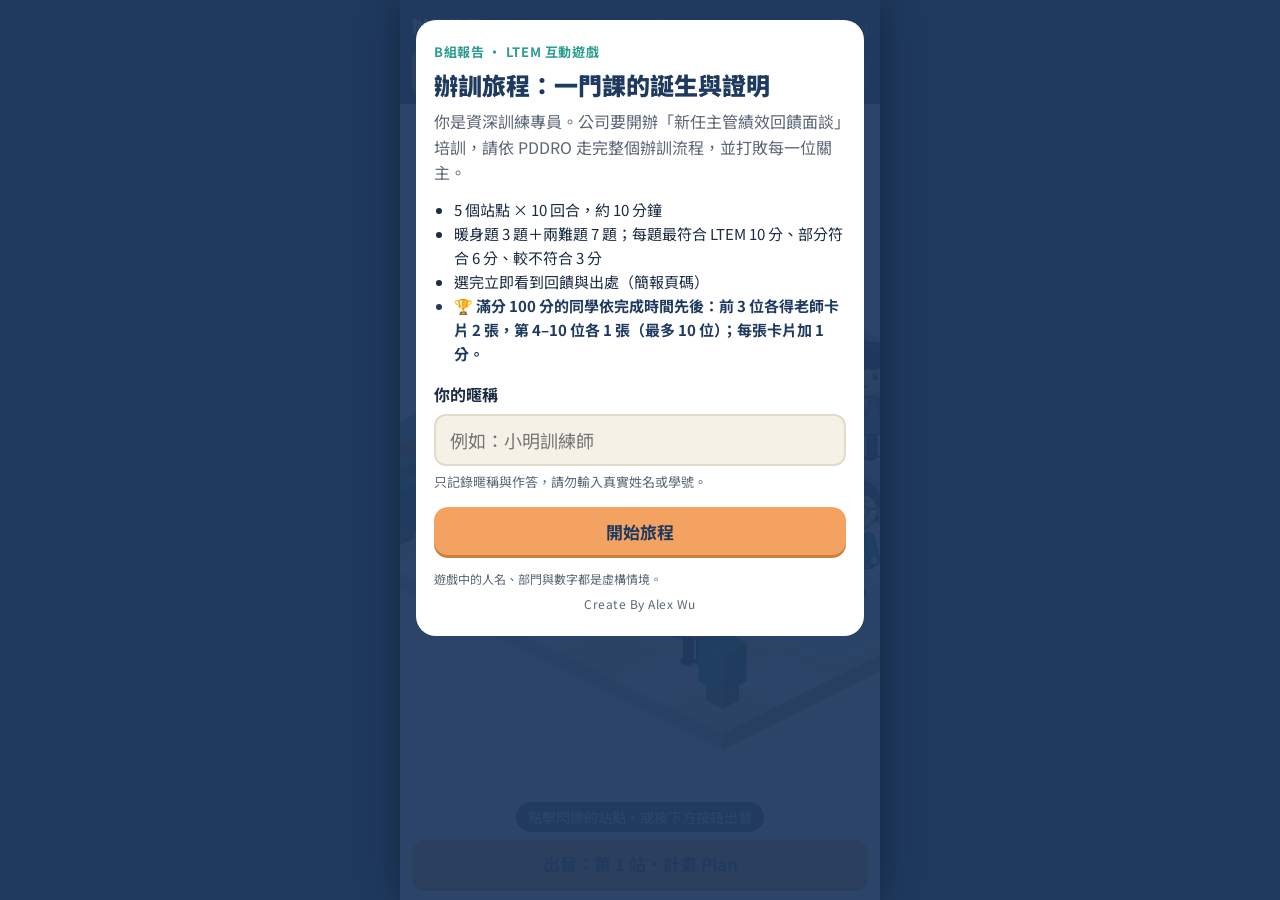
<file: index.html>
<!doctype html>
<html lang="zh-Hant-TW">
<head>
  <meta charset="utf-8">
  <meta name="viewport" content="width=device-width, initial-scale=1, viewport-fit=cover">
  <meta name="theme-color" content="#1F3A5F">
  <title>辦訓旅程</title>
  <link rel="preconnect" href="https://fonts.googleapis.com">
  <link rel="preconnect" href="https://fonts.gstatic.com" crossorigin>
  <link href="https://fonts.googleapis.com/css2?family=Noto+Sans+TC:wght@400;500;700;900&display=swap" rel="stylesheet">
  <link rel="stylesheet" href="style.css">
</head>
<body>
<div id="app">
  <header id="hud">
    <div class="hud-top">
      <div class="brand">辦訓旅程</div>
      <div class="round-info" id="roundInfo">第 0 / 10 回合</div>
      <div class="score">分數 <b id="score">0</b><span>/100</span></div>
    </div>
    <ol id="progress" aria-label="PDDRO 進度"></ol>
  </header>

  <main id="stage">
    <canvas id="map" aria-label="等角辦公室地圖，五個 PDDRO 站點"></canvas>
    <div id="mapCta">
      <p id="hint">點擊閃爍的站點，或按下方按鈕出發</p>
      <button id="goBtn" class="btn primary">前往第 1 站</button>
    </div>
  </main>

  <!-- 對話框 -->
  <section id="dialog" class="sheet" hidden aria-live="polite">
    <div class="sheet-inner" id="sheetInner">
      <div class="tag-row"><div class="station-tag" id="stationTag"></div><span class="qtype" id="qtype"></span></div>
      <div class="speaker" id="speaker">
        <div class="portrait" id="portrait" aria-hidden="true">
          <img id="portraitImg" alt="" hidden>
          <div class="avatar" id="avatar"></div>
        </div>
        <div class="bubble">
          <div class="role" id="role"></div>
          <div class="line" id="line"></div>
        </div>
      </div>
      <div class="options" id="options"></div>
      <div class="feedback" id="feedback" hidden>
        <div class="fb-head" id="fbHead"><img class="fb-face" id="fbFace" alt="" hidden><span id="fbText"></span></div>
        <p class="fb-why"><b>為什麼：</b><span id="fbWhy"></span></p>
        <details class="fb-all">
          <summary>展開三個選項的說明</summary>
          <div id="fbAll"></div>
        </details>
        <button id="nextBtn" class="btn primary block">下一步</button>
      </div>
    </div>
  </section>

  <!-- 開場 -->
  <section id="start" class="overlay">
    <div class="card">
      <div class="kicker">B組報告 · LTEM 互動遊戲</div>
      <h1 id="gameTitle">辦訓旅程：一門課的誕生與證明</h1>
      <p class="lead" id="gameSub"></p>
      <ul class="howto">
        <li>5 個站點 × 10 回合，約 10 分鐘</li>
        <li>暖身題 3 題＋兩難題 7 題；每題最符合 LTEM 10 分、部分符合 6 分、較不符合 3 分</li>
        <li>選完立即看到回饋與出處（簡報頁碼）</li>
        <li class="reward-li">🏆 <span id="rewardRule"></span></li>
      </ul>
      <form id="startForm" autocomplete="off">
        <label for="nick">你的暱稱</label>
        <input id="nick" name="nick" maxlength="12" placeholder="例如：小明訓練師" required enterkeyhint="go">
        <p class="privacy">只記錄暱稱與作答，請勿輸入真實姓名或學號。</p>
        <button type="submit" class="btn primary block" id="startBtn">開始旅程</button>
      </form>
      <div id="resumeBox" hidden>
        <button class="btn primary block" id="resumeBtn">繼續上次進度</button>
        <button class="btn ghost block" id="restartBtn">重新開始</button>
      </div>
      <p class="note" id="gameNote"></p>
      <p class="credit">Create By Alex Wu</p>
    </div>
  </section>

  <!-- 結局 -->
  <section id="end" class="overlay" hidden>
    <div class="card end-card">
      <div class="kicker">旅程完成</div>
      <div class="final-score"><b id="endScore">0</b><span>/ 100</span></div>
      <h1 id="endTitle"></h1>
      <p class="lead" id="endText"></p>
      <div class="reward" id="reward"></div>
      <div class="mini-card">
        <h2>每回合得分</h2>
        <ol class="round-scores" id="roundScores" aria-label="第 1 到第 10 回合得分"></ol>
        <h2>你最常在哪個 PDDRO 構面失分</h2>
        <p id="weakStation"></p>
        <div id="reviewList"></div>
      </div>
      <button class="btn primary block" id="againBtn">再玩一次</button>
      <button class="btn ghost block" id="downloadBtn">下載所有題目＆答案</button>
      <button class="btn ghost block" id="reviewAllBtn" aria-expanded="false" aria-controls="allAnswers">查閱所有題目＆答案</button>
      <div class="all-answers" id="allAnswers" hidden></div>
      <details class="refs">
        <summary>引用來源</summary>
        <div id="refs"></div>
      </details>
    </div>
  </section>

  <div id="toast" role="status"></div>
</div>

<script src="config.js"></script>
<script src="characters.js"></script>
<script src="iso.js"></script>
<script src="game.js"></script>
</body>
</html>
</file>
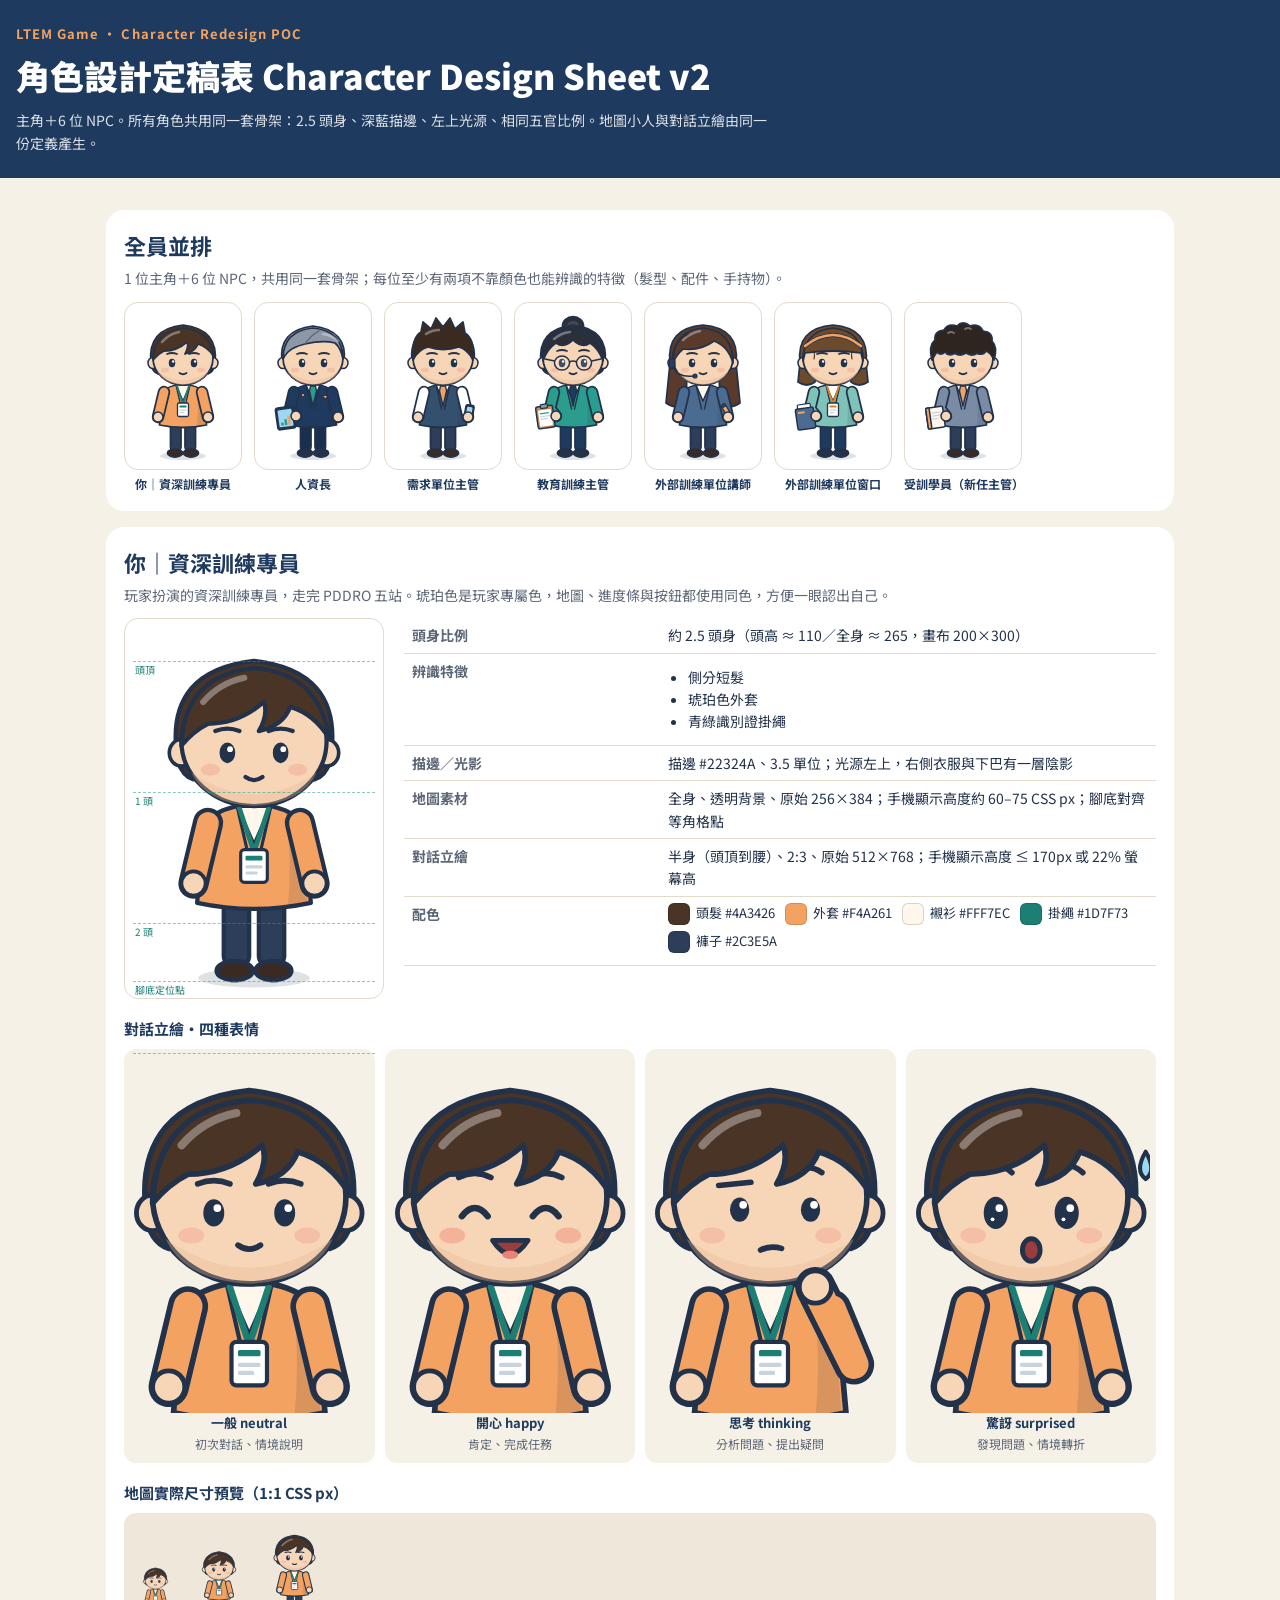
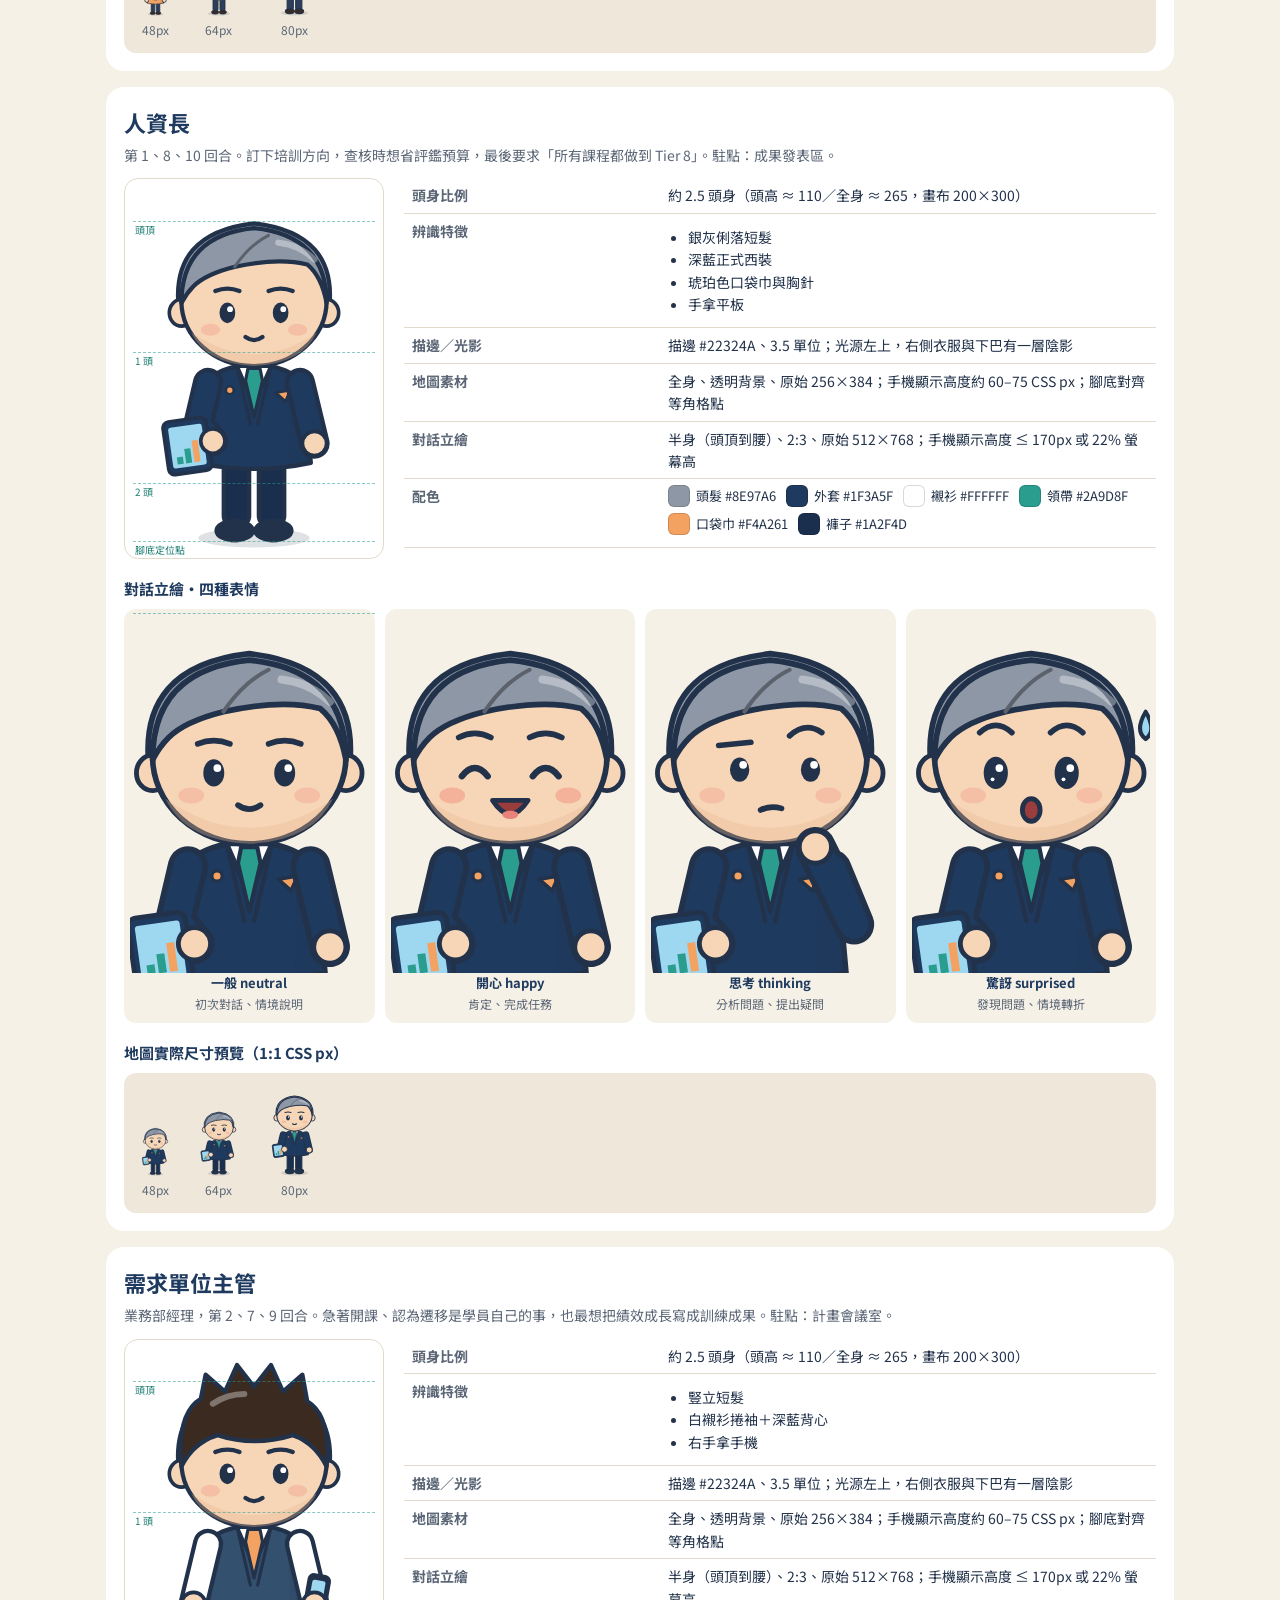
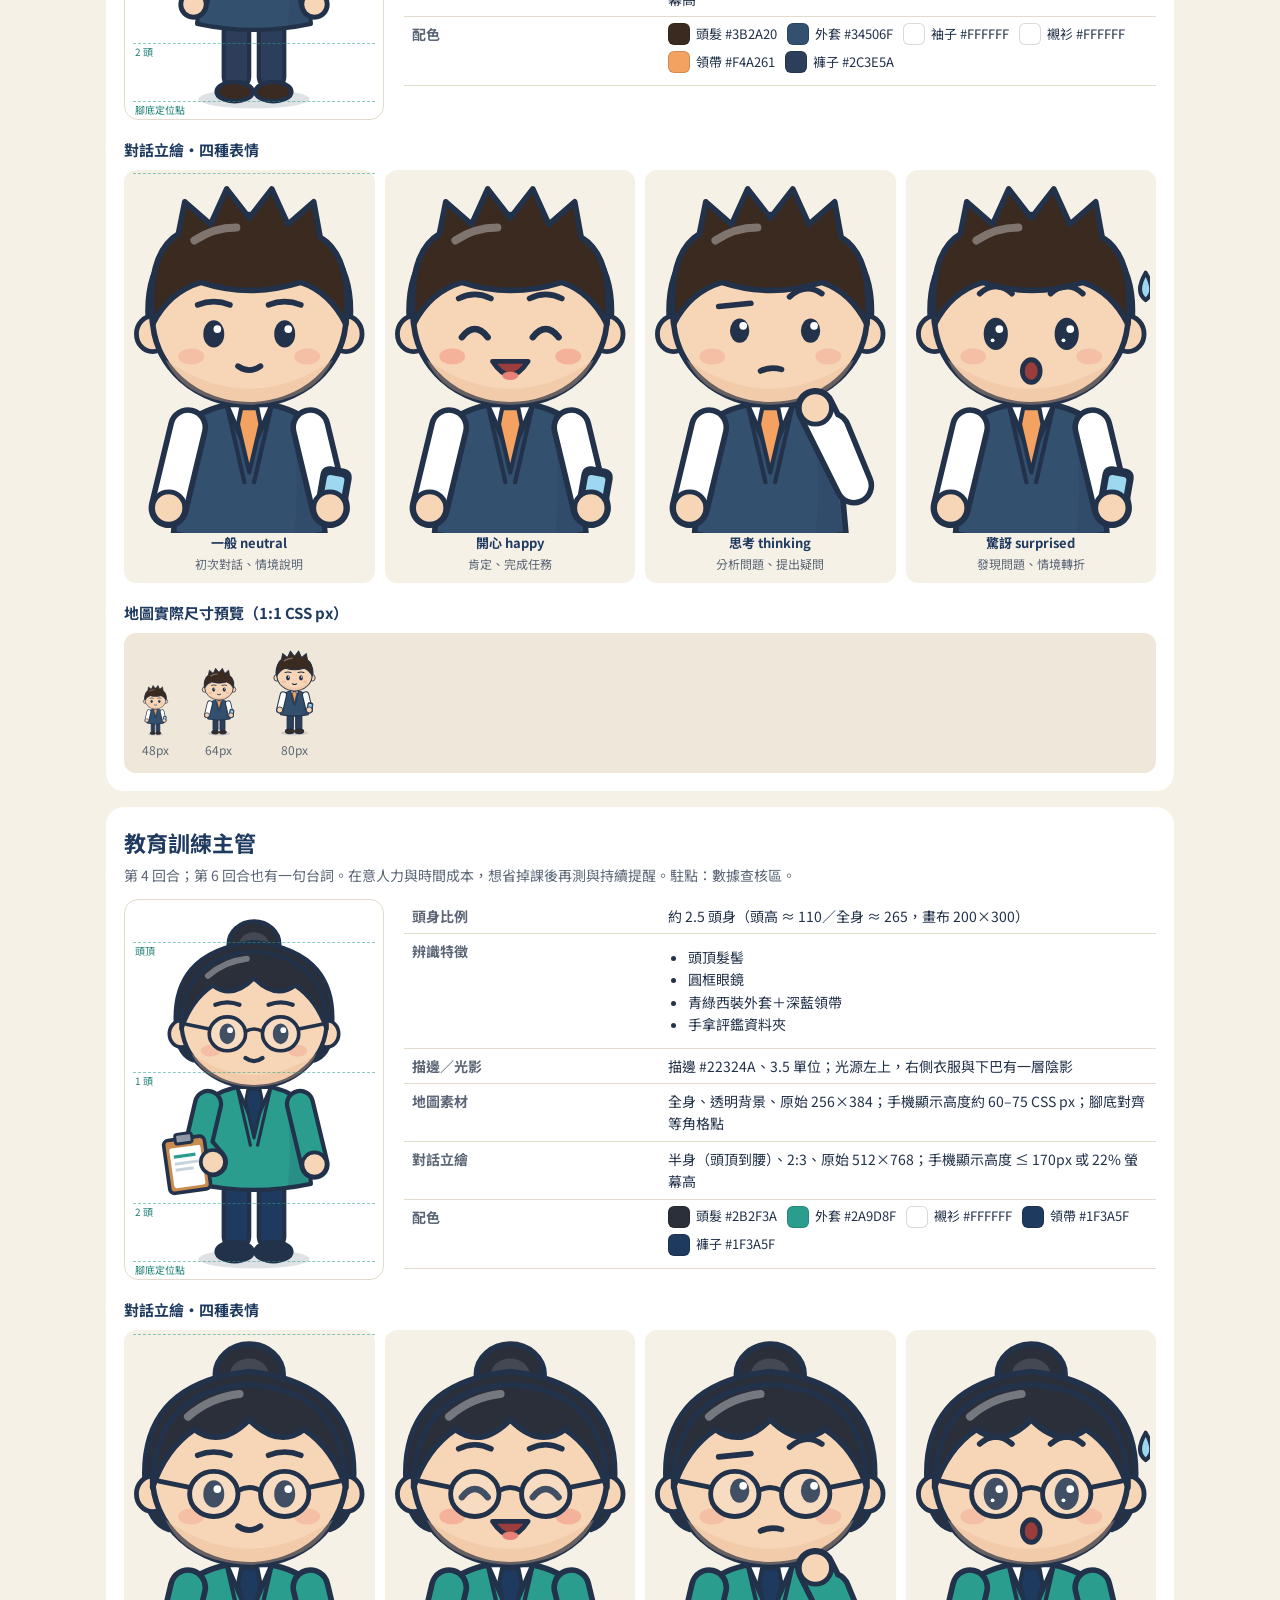
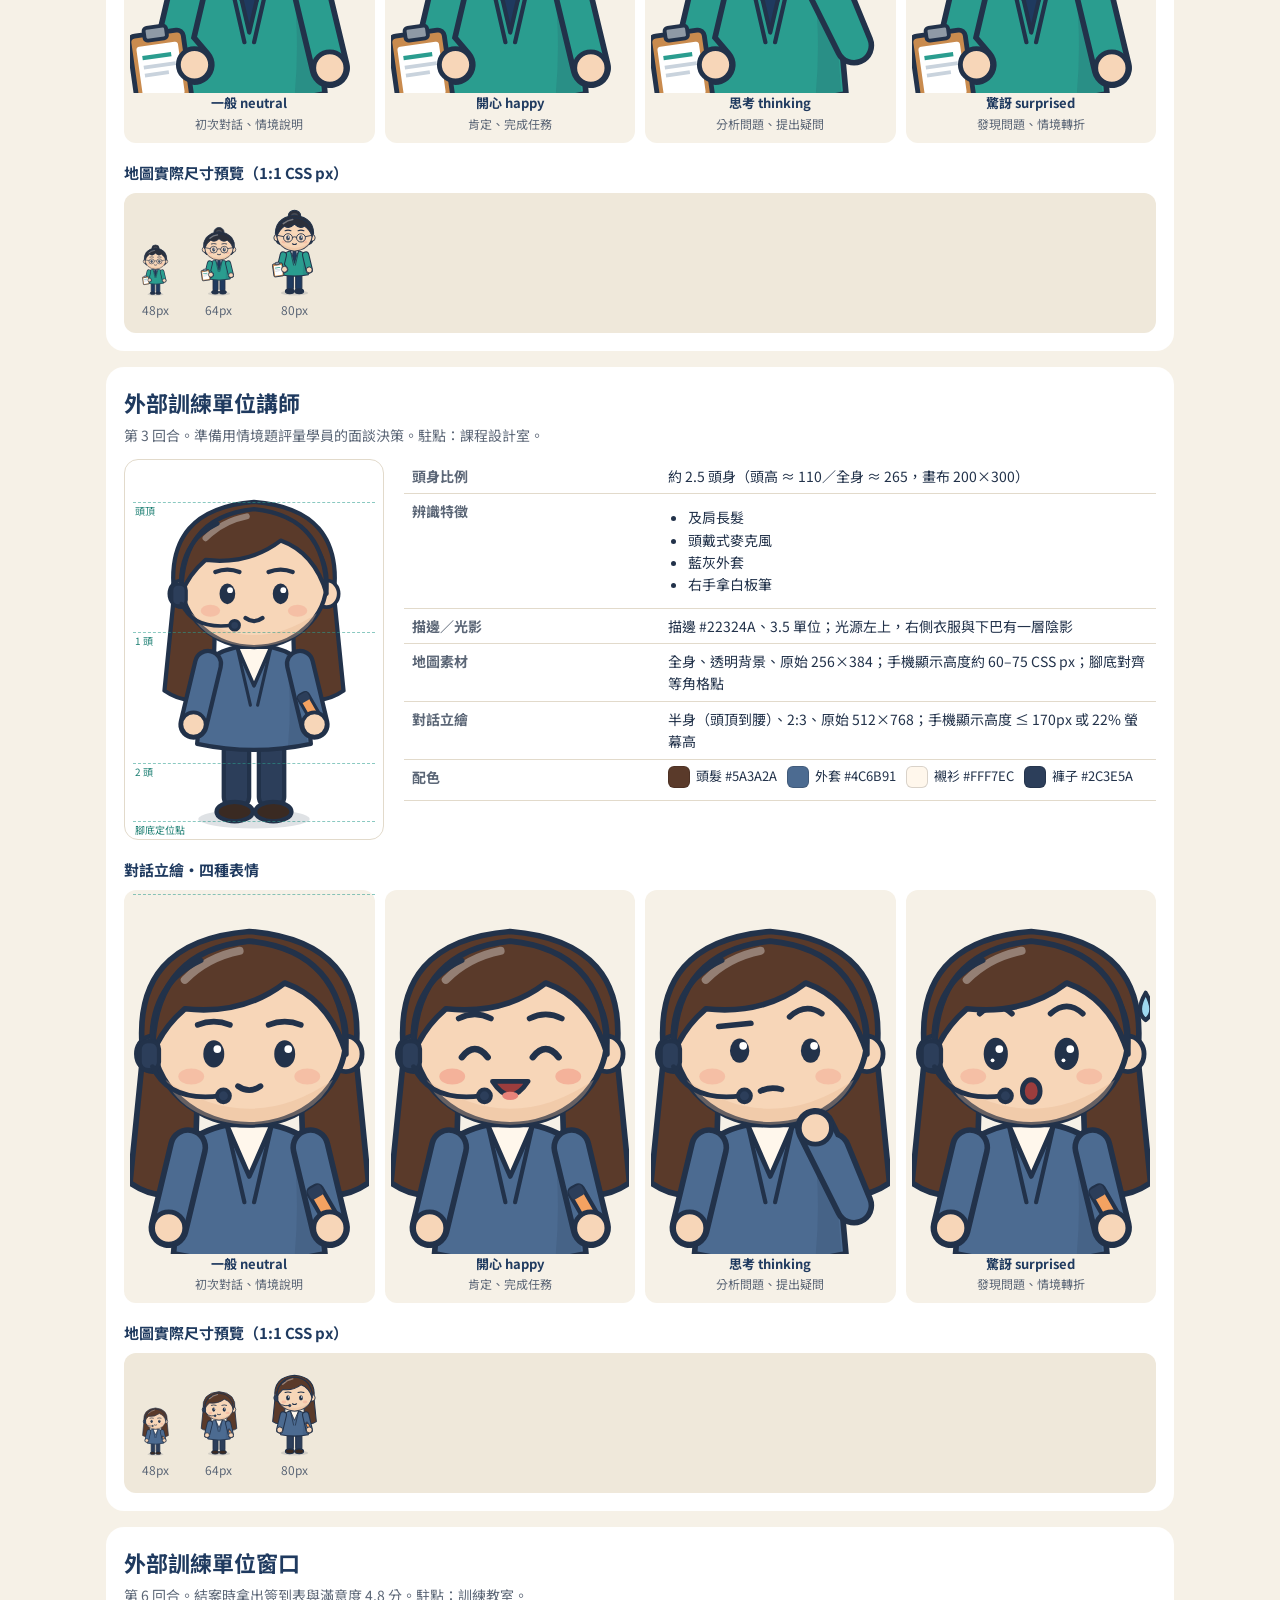
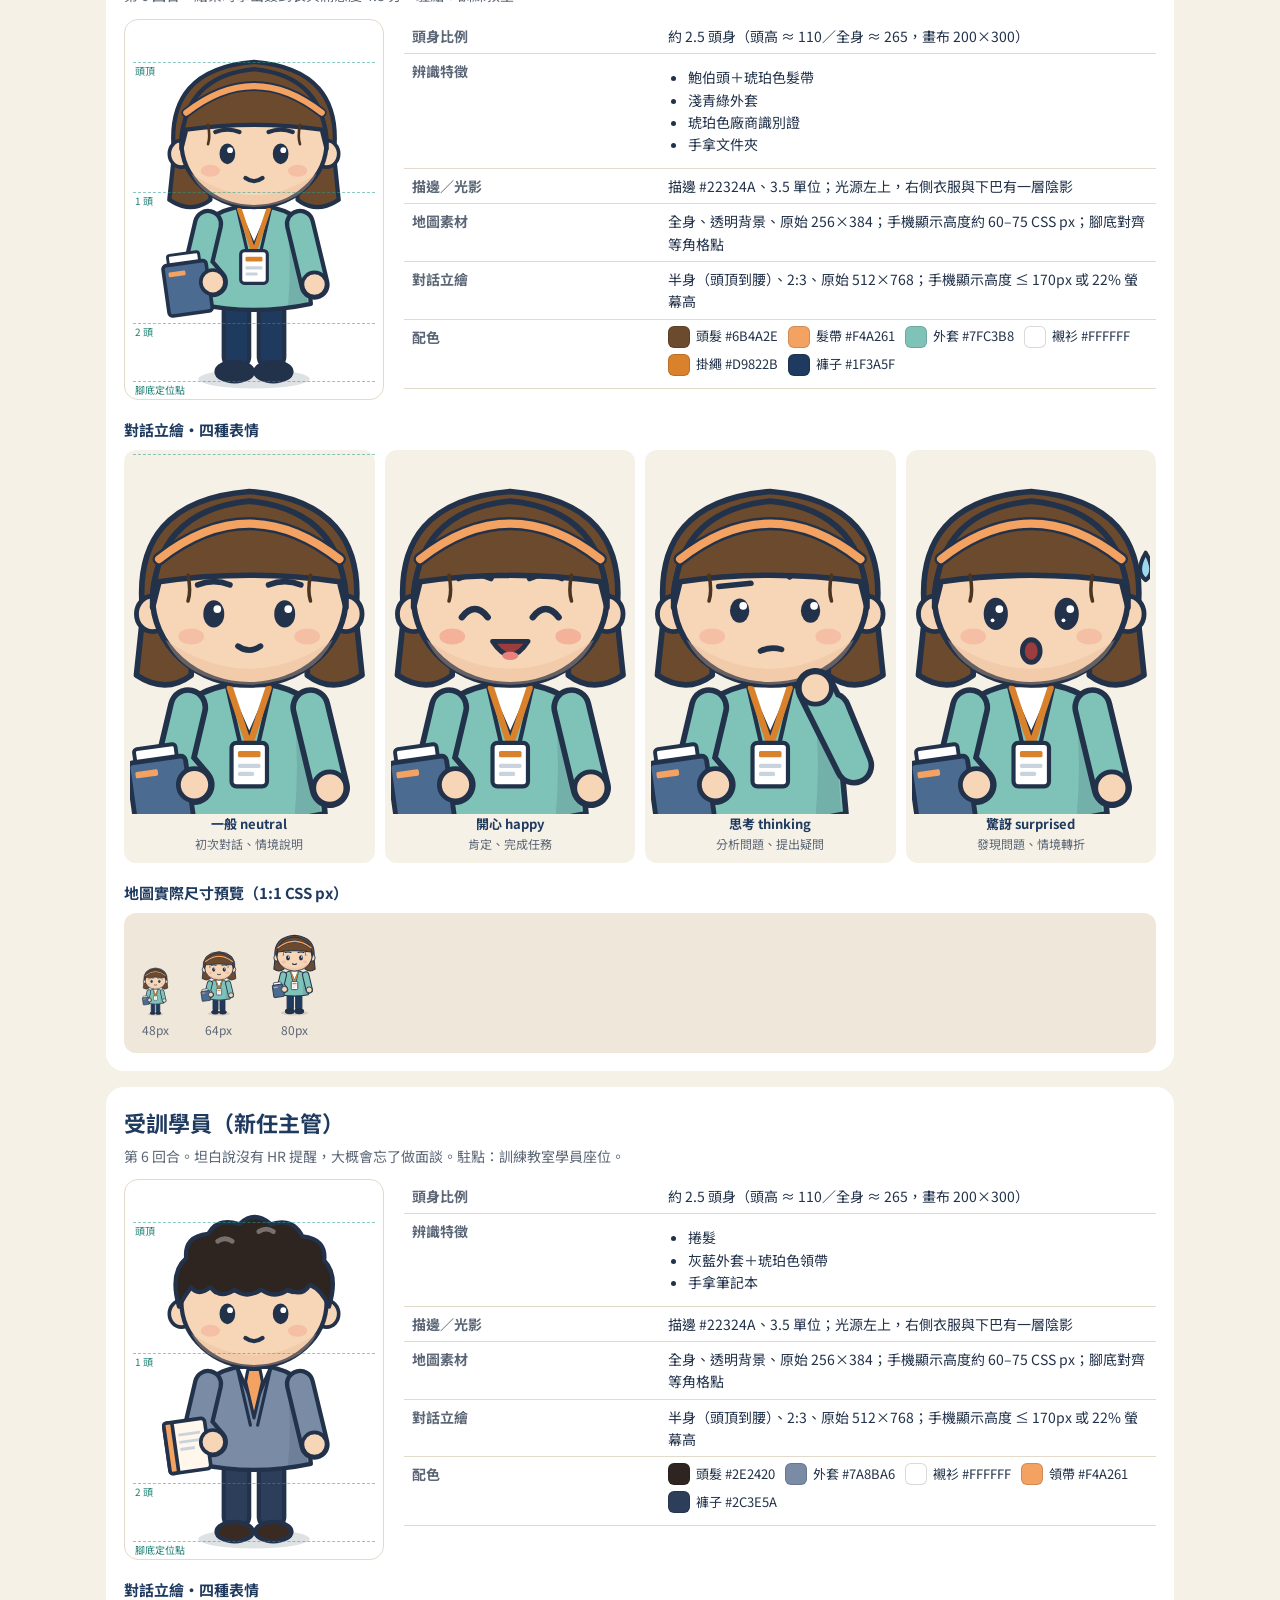
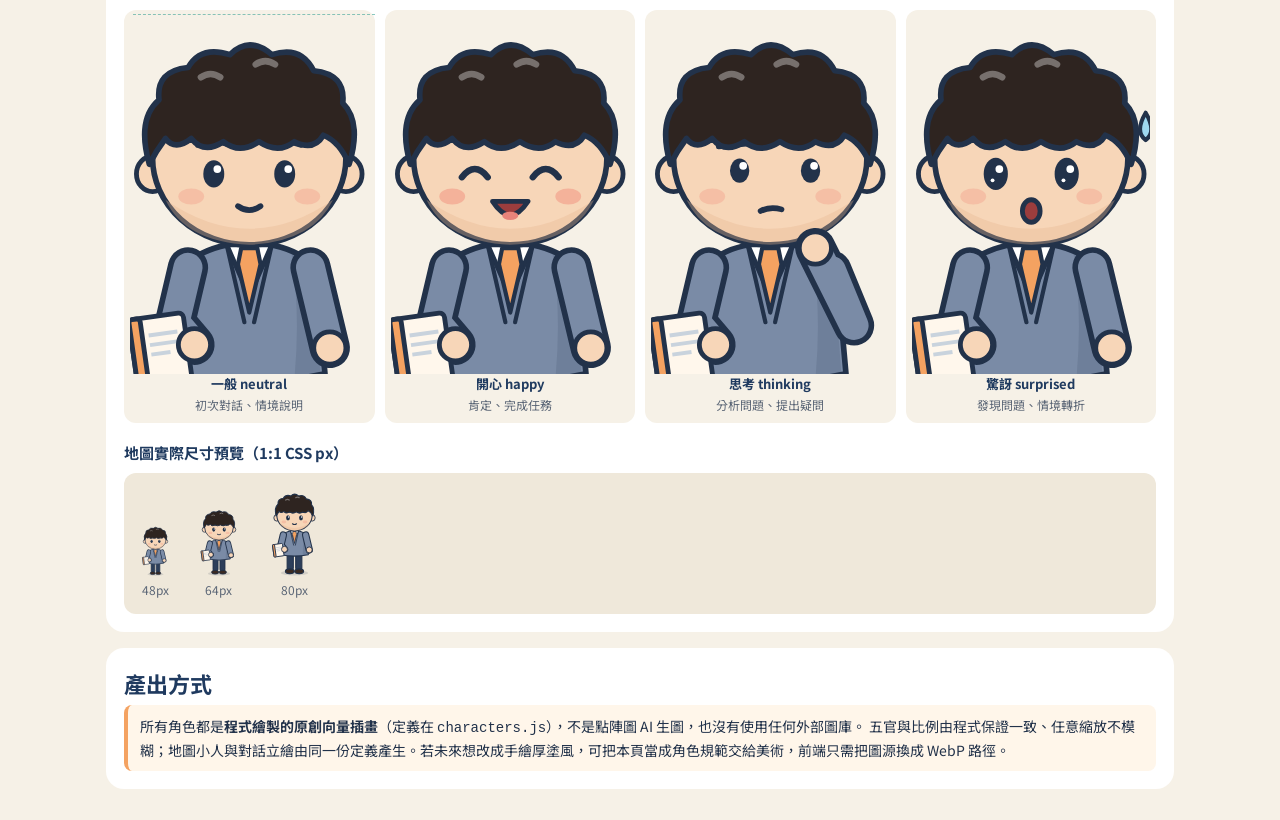
<file: poc/design-sheet.html>
<!doctype html>
<html lang="zh-Hant-TW">
<head>
  <meta charset="utf-8">
  <meta name="viewport" content="width=device-width, initial-scale=1">
  <title>角色設計定稿表</title>
  <link rel="preconnect" href="https://fonts.googleapis.com">
  <link rel="preconnect" href="https://fonts.gstatic.com" crossorigin>
  <link href="https://fonts.googleapis.com/css2?family=Noto+Sans+TC:wght@400;700;900&display=swap" rel="stylesheet">
  <style>
    :root { --navy:#1F3A5F; --teal:#2A9D8F; --amber:#F4A261; --cream:#F6F1E7; --ink:#22324A; --muted:#5B6676; --line:#E2DACB; }
    * { box-sizing: border-box; }
    body { margin: 0; background: var(--cream); color: var(--ink); font-family: "Noto Sans TC", "Microsoft JhengHei", sans-serif; line-height: 1.6; }
    header { background: var(--navy); color: #fff; padding: 24px 16px; }
    header .k { color: var(--amber); font-weight: 700; font-size: 13px; letter-spacing: .08em; }
    header h1 { margin: 4px 0 6px; font-size: clamp(22px, 4vw, 34px); font-weight: 900; }
    header p { margin: 0; opacity: .85; font-size: 14px; max-width: 760px; }
    main { max-width: 1100px; margin: 0 auto; padding: 16px; }
    section { background: #fff; border-radius: 18px; padding: 18px; margin: 16px 0; }
    h2 { margin: 0 0 4px; font-size: 22px; color: var(--navy); }
    h3 { margin: 18px 0 8px; font-size: 15px; color: var(--navy); }
    .sub { color: var(--muted); margin: 0 0 12px; font-size: 14px; }
    .hero { display: grid; grid-template-columns: minmax(180px, 260px) 1fr; gap: 20px; align-items: start; }
    @media (max-width: 640px) { .hero { grid-template-columns: 1fr; } }
    .turn { position: relative; background: linear-gradient(#fff 0 0) padding-box; border: 1px solid var(--line); border-radius: 14px; padding: 8px; }
    .turn svg { display: block; width: 100%; height: auto; }
    .guides { position: absolute; inset: 8px; pointer-events: none; }
    .guides div { position: absolute; left: 0; right: 0; border-top: 1px dashed rgba(42,157,143,.55); font-size: 10px; color: #1D7F73; padding-left: 2px; }
    table { width: 100%; border-collapse: collapse; font-size: 14px; }
    th, td { text-align: left; padding: 6px 8px; border-bottom: 1px solid var(--line); vertical-align: top; }
    th { width: 34%; color: var(--muted); font-weight: 700; }
    .sw { display: inline-flex; align-items: center; gap: 6px; margin: 0 10px 6px 0; font-size: 13px; }
    .sw i { width: 22px; height: 22px; border-radius: 6px; border: 1px solid rgba(0,0,0,.15); display: inline-block; }
    .exprs { display: grid; grid-template-columns: repeat(4, 1fr); gap: 10px; }
    @media (max-width: 560px) { .exprs { grid-template-columns: repeat(2, 1fr); } }
    .expr { background: var(--cream); border-radius: 12px; padding: 6px 6px 8px; text-align: center; font-size: 13px; }
    .expr svg { width: 100%; height: auto; display: block; }
    .expr b { display: block; color: var(--navy); }
    .expr span { color: var(--muted); font-size: 12px; }
    .mapsizes { display: flex; gap: 22px; align-items: flex-end; flex-wrap: wrap; background: #EFE8DA; border-radius: 12px; padding: 14px; }
    .mapsizes figure { margin: 0; text-align: center; font-size: 12px; color: var(--muted); }
    .mapsizes img { display: block; margin: 0 auto 4px; }
    .note { background: #FFF6EA; border-left: 4px solid var(--amber); padding: 10px 12px; border-radius: 8px; font-size: 14px; }
    .pair { display: flex; gap: 12px; align-items: flex-end; flex-wrap: wrap; }
    .pair .turn { width: 200px; }
    ul { margin: 6px 0; padding-left: 20px; }
  </style>
</head>
<body>
<header>
  <div class="k">LTEM Game · Character Redesign POC</div>
  <h1>角色設計定稿表 Character Design Sheet v2</h1>
  <p>主角＋6 位 NPC。所有角色共用同一套骨架：2.5 頭身、深藍描邊、左上光源、相同五官比例。地圖小人與對話立繪由同一份定義產生。</p>
</header>
<main id="root"></main>

<script src="characters.js"></script>
<script>
(function () {
  const C = window.CHAR;
  const root = document.getElementById('root');
  const EXPR_LABEL = { neutral: ['一般', '初次對話、情境說明'], happy: ['開心', '肯定、完成任務'], thinking: ['思考', '分析問題、提出疑問'], surprised: ['驚訝', '發現問題、情境轉折'] };
  const ORDER = ['player', 'hrDirector', 'demandManager', 'trainingManager', 'externalTrainer', 'vendorContact', 'trainee'];
  const SW_LABEL = { hair: '頭髮', headband: '髮帶', jacket: '外套', sleeve: '袖子', shirt: '襯衫', tie: '領帶', pocket: '口袋巾', lanyard: '掛繩', pants: '褲子' };
  const palette = (c) => Object.keys(SW_LABEL).filter((k) => c[k]).map((k) => [SW_LABEL[k], c[k]]);

  function card(id) {
    const c = C.CHARACTERS[id];
    const s = document.createElement('section');
    const full = C.svg(id, { view: 'full', expr: 'neutral' });
    s.innerHTML = `
      <h2>${c.name}</h2>
      <p class="sub">${c.desc}</p>
      <div class="hero">
        <div>
          <div class="turn">${full}
            <div class="guides">${[0, 1, 2, 3].map((i) => `<div style="top:${(28 + i * 108) / 300 * 100}%">${i === 0 ? '頭頂' : i === 1 ? '1 頭' : i === 2 ? '2 頭' : ''}</div>`).join('')}<div style="top:${292 / 300 * 100}%">腳底定位點</div></div>
          </div>
        </div>
        <div>
          <table>
            <tr><th>頭身比例</th><td>約 2.5 頭身（頭高 ≈ 110／全身 ≈ 265，畫布 200×300）</td></tr>
            <tr><th>辨識特徵</th><td><ul>${c.traits.map((t) => `<li>${t}</li>`).join('')}</ul></td></tr>
            <tr><th>描邊／光影</th><td>描邊 ${C.STYLE.ink}、3.5 單位；光源左上，右側衣服與下巴有一層陰影</td></tr>
            <tr><th>地圖素材</th><td>全身、透明背景、原始 256×384；手機顯示高度約 60–75 CSS px；腳底對齊等角格點</td></tr>
            <tr><th>對話立繪</th><td>半身（頭頂到腰）、2:3、原始 512×768；手機顯示高度 ≤ 170px 或 22% 螢幕高</td></tr>
            <tr><th>配色</th><td>${palette(c).map(([n, h]) => `<span class="sw"><i style="background:${h}"></i>${n} ${h}</span>`).join('')}</td></tr>
          </table>
        </div>
      </div>
      <h3>對話立繪・四種表情</h3>
      <div class="exprs">${C.EXPRESSIONS.map((e) => `<div class="expr">${C.svg(id, { view: 'bust', expr: e })}<b>${EXPR_LABEL[e][0]} ${e}</b><span>${EXPR_LABEL[e][1]}</span></div>`).join('')}</div>
      <h3>地圖實際尺寸預覽（1:1 CSS px）</h3>
      <div class="mapsizes">${[48, 64, 80].map((h) => `<figure><img src="${C.dataUrl(id, { view: 'full' })}" height="${Math.round(h * 300 / 270)}" alt=""><figcaption>${h}px</figcaption></figure>`).join('')}</div>`;
    return s;
  }

  // 全員並排：確認畫風一致、彼此容易區分
  const lineup = document.createElement('section');
  lineup.innerHTML = `<h2>全員並排</h2><p class="sub">1 位主角＋6 位 NPC，共用同一套骨架；每位至少有兩項不靠顏色也能辨識的特徵（髮型、配件、手持物）。</p>
    <div class="pair">${ORDER.map((id) => `<figure style="margin:0;text-align:center;width:118px"><div class="turn" style="width:100%">${C.svg(id, { view: 'full' })}</div><figcaption style="font-size:12px;font-weight:700;color:var(--navy);margin-top:4px">${C.CHARACTERS[id].name}</figcaption></figure>`).join('')}</div>`;

  const notes = document.createElement('section');
  notes.innerHTML = `<h2>產出方式</h2>
    <div class="note">所有角色都是<b>程式繪製的原創向量插畫</b>（定義在 <code>characters.js</code>），不是點陣圖 AI 生圖，也沒有使用任何外部圖庫。
    五官與比例由程式保證一致、任意縮放不模糊；地圖小人與對話立繪由同一份定義產生。若未來想改成手繪厚塗風，可把本頁當成角色規範交給美術，前端只需把圖源換成 WebP 路徑。</div>`;

  root.append(lineup, ...ORDER.map(card), notes);
})();
</script>
</body>
</html>
</file>
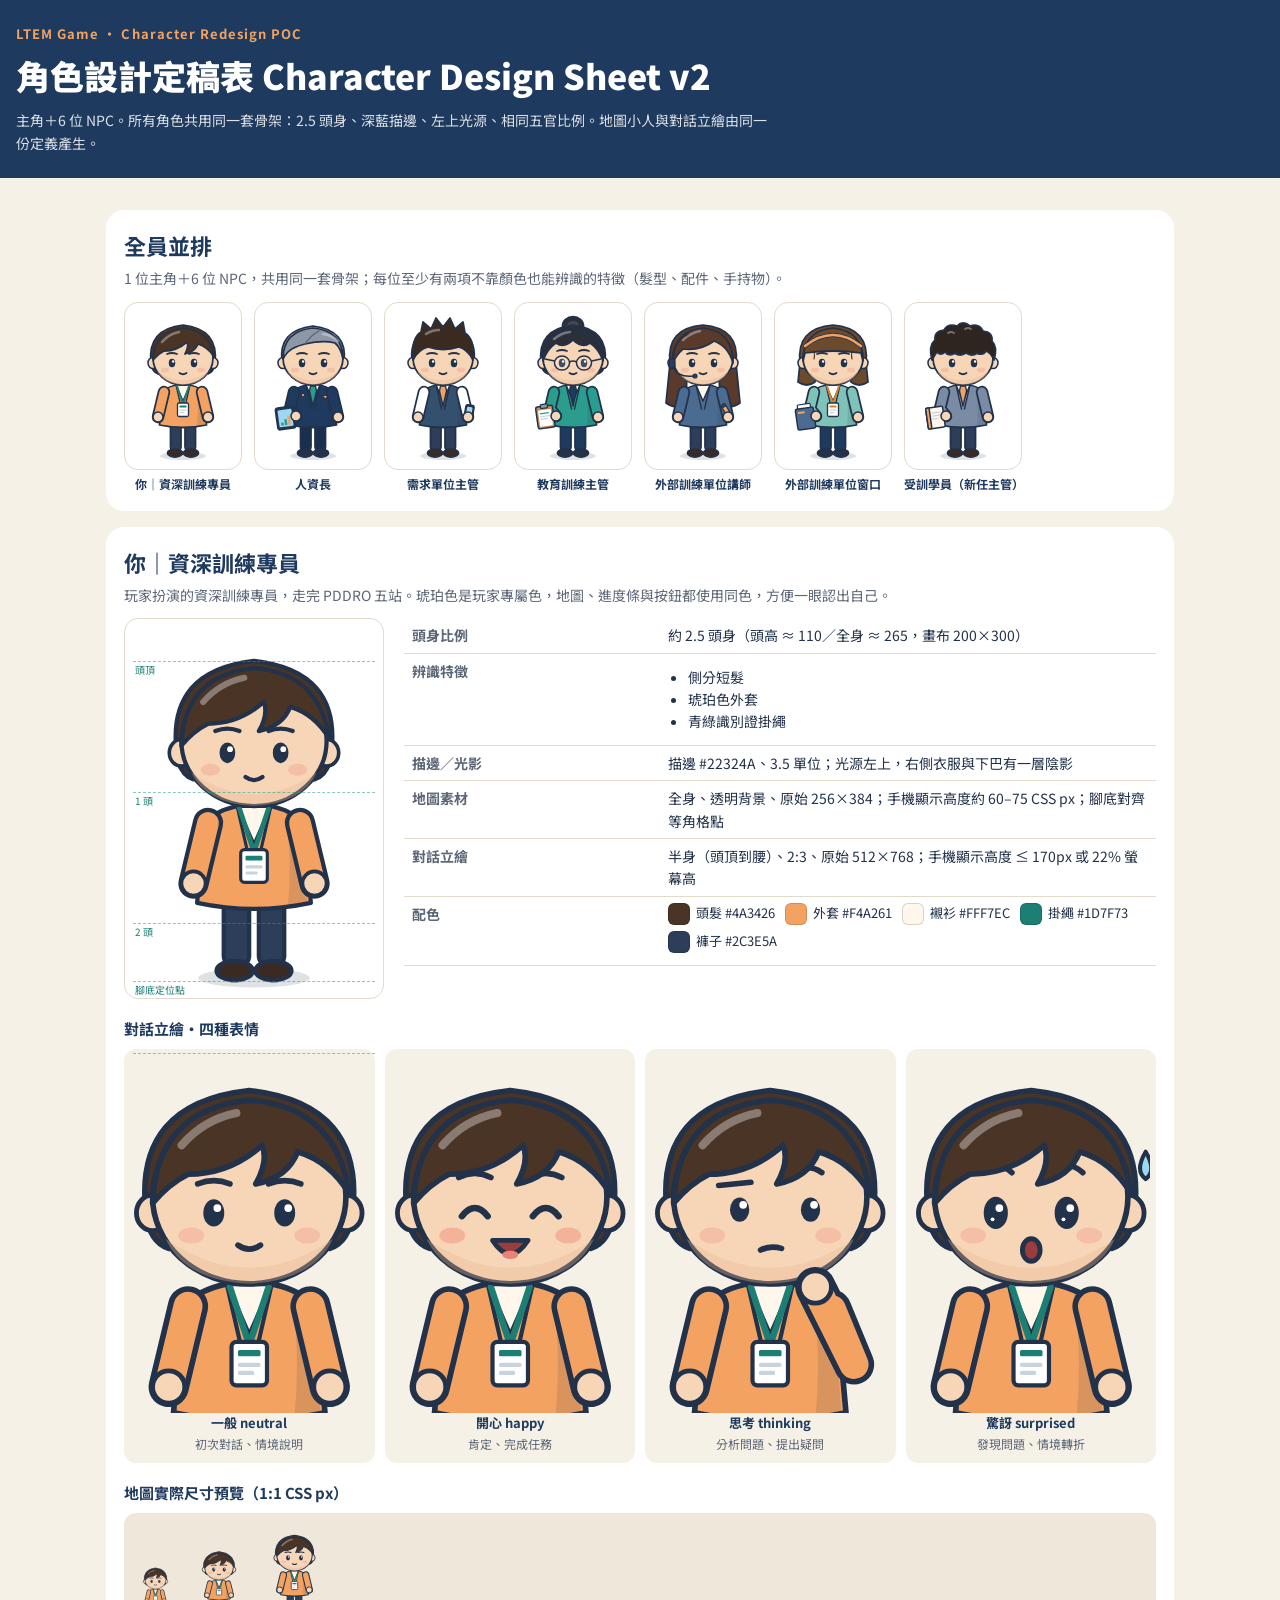
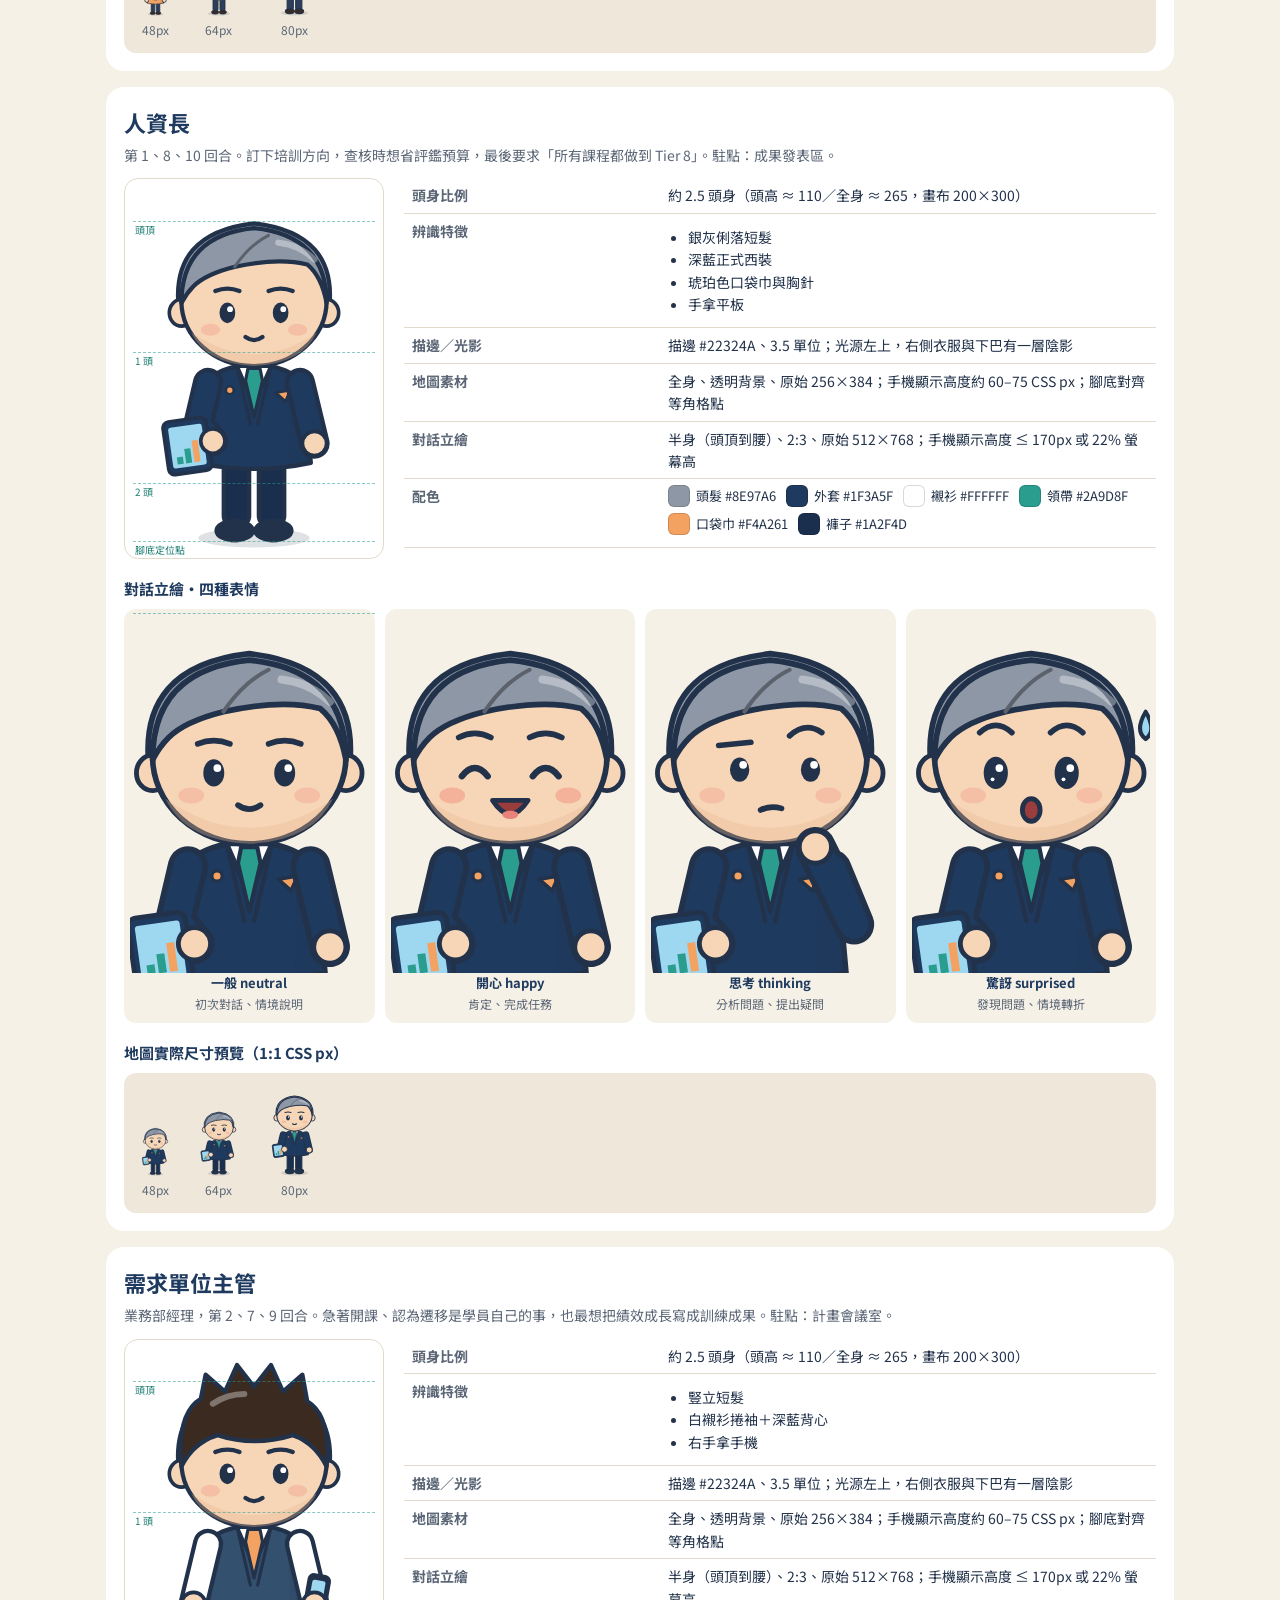
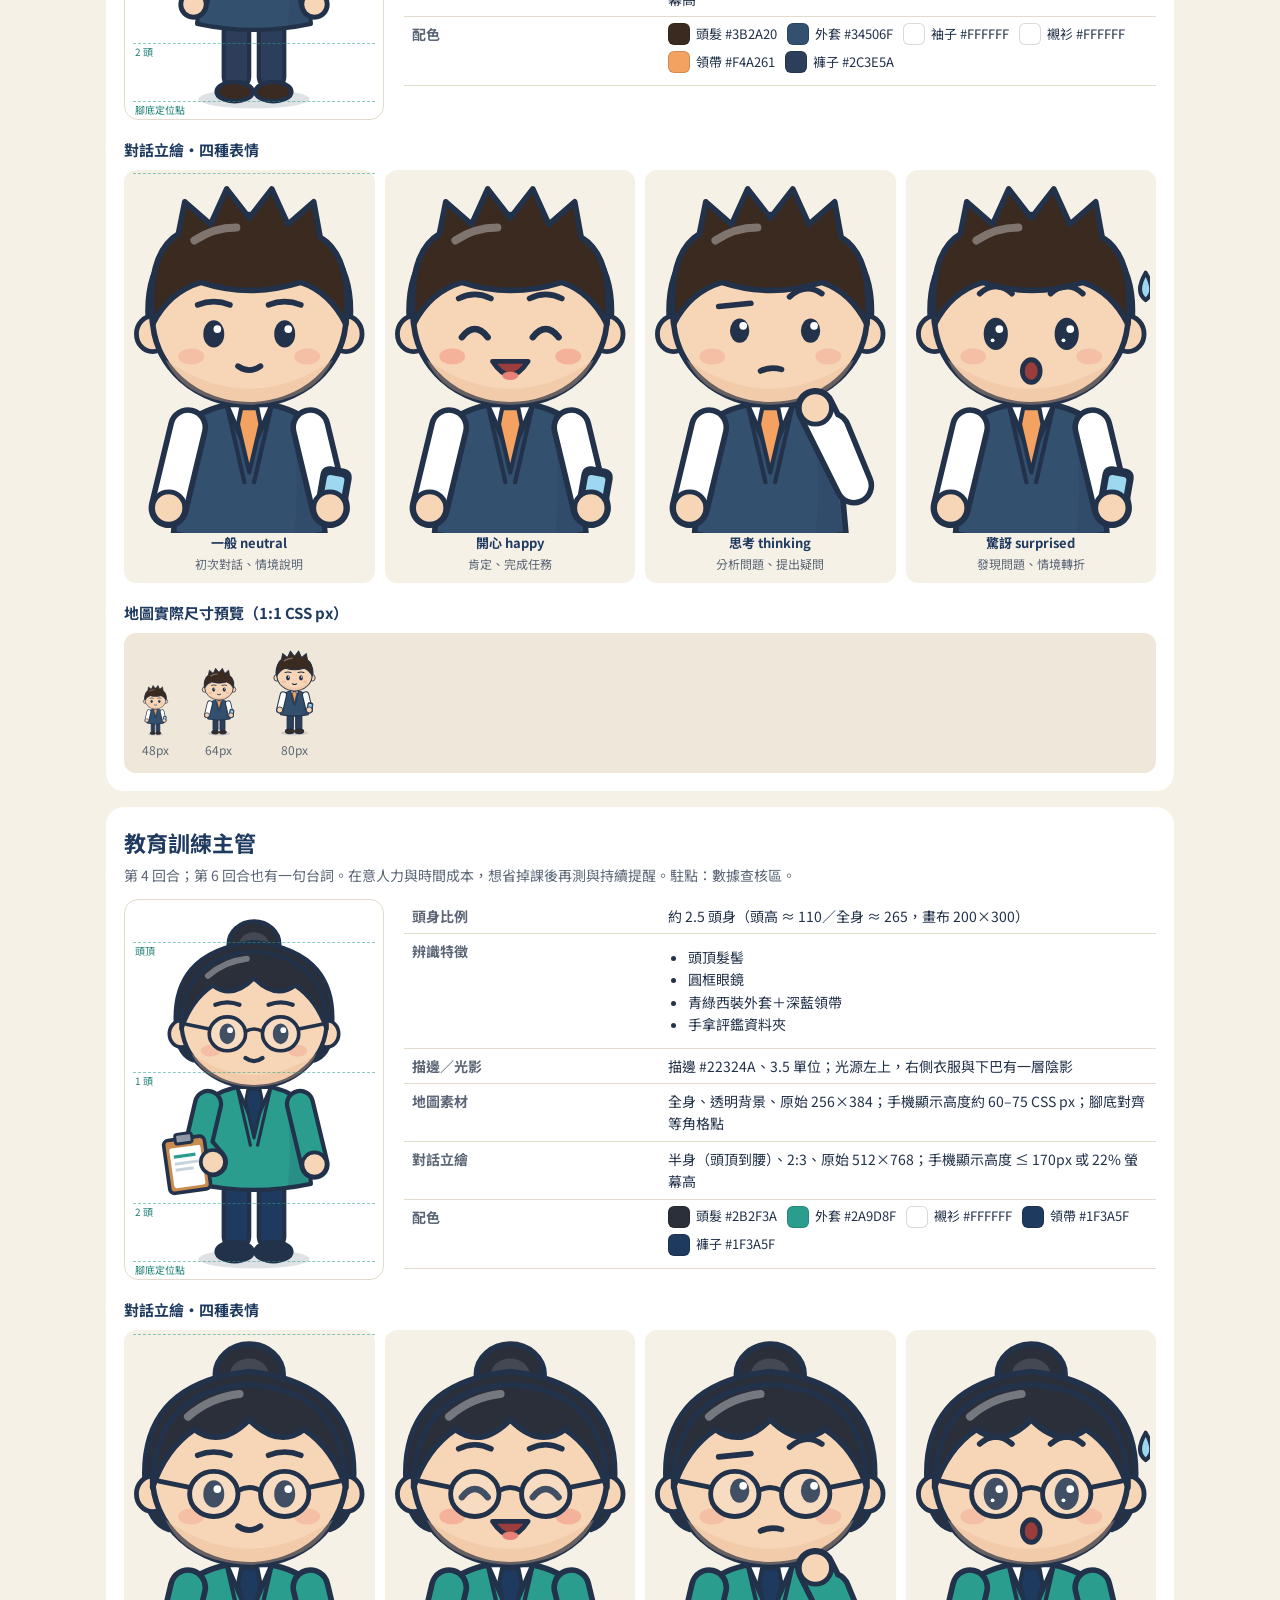
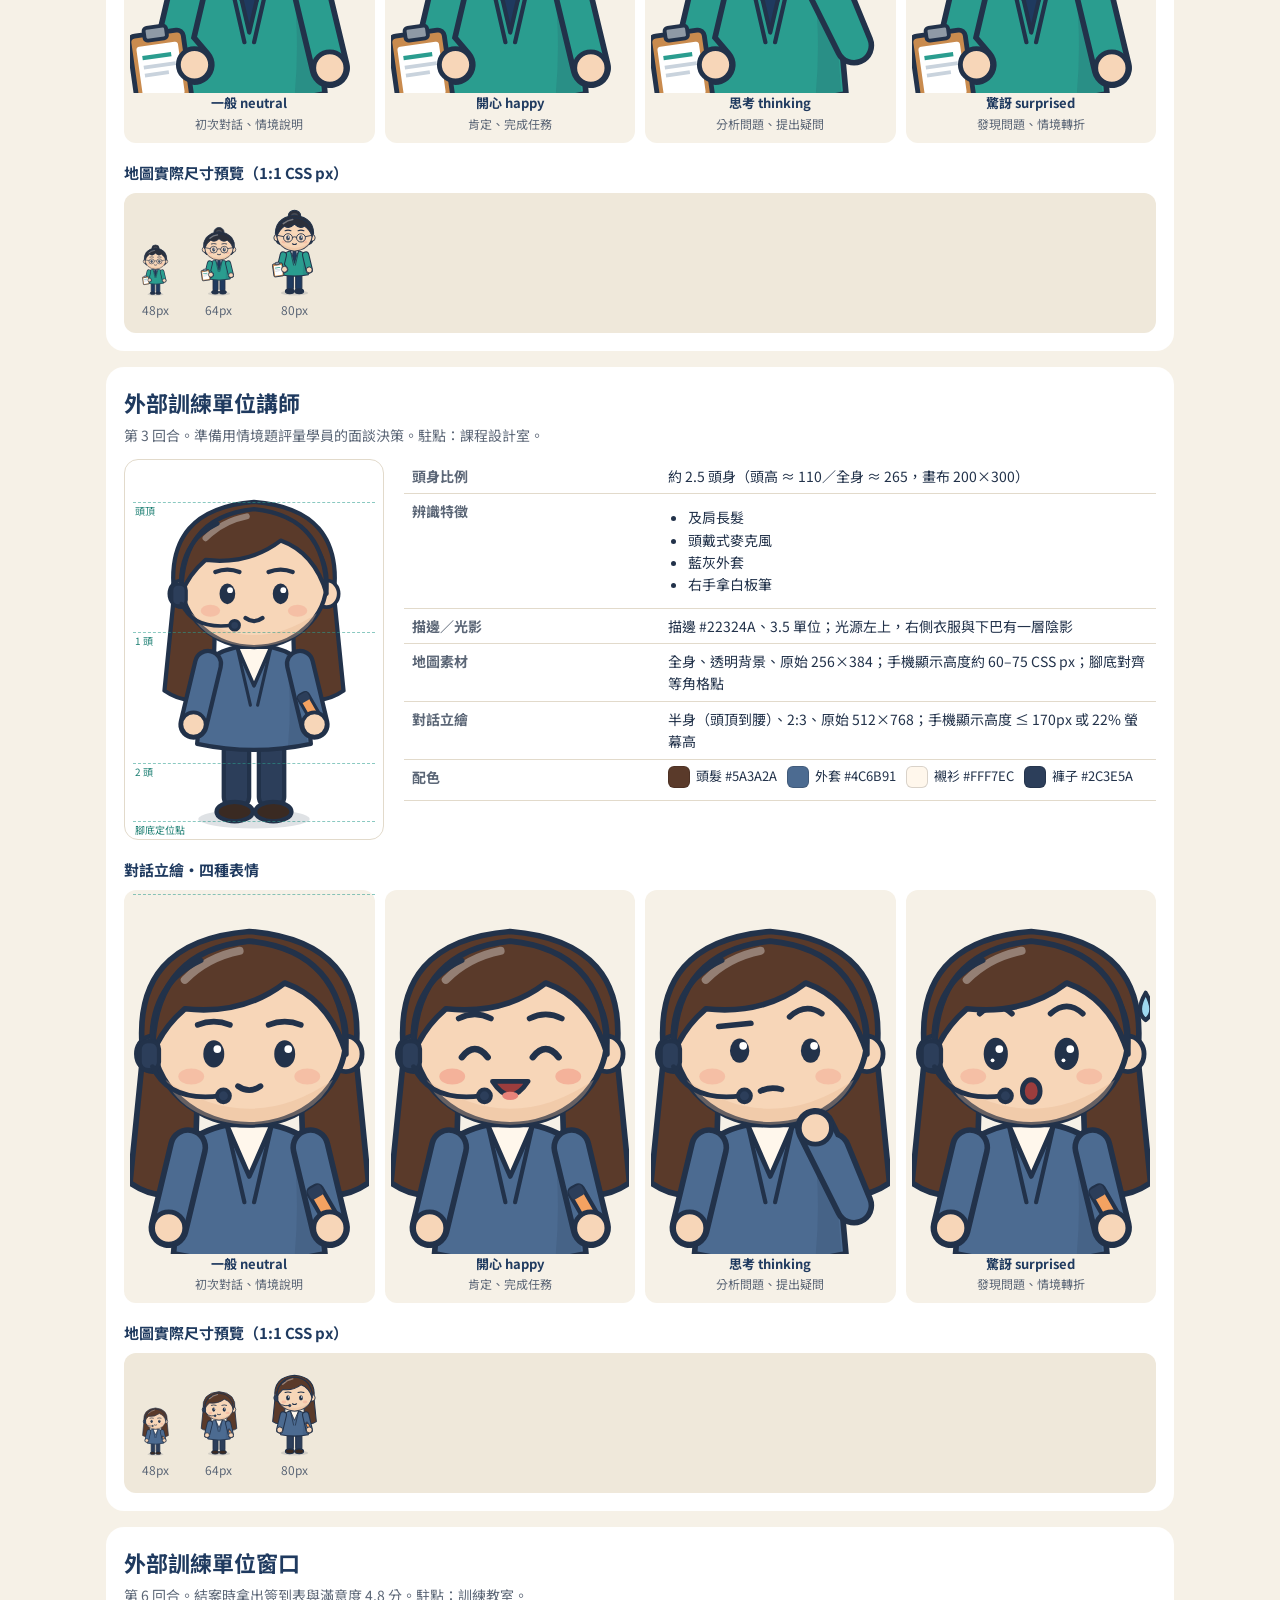
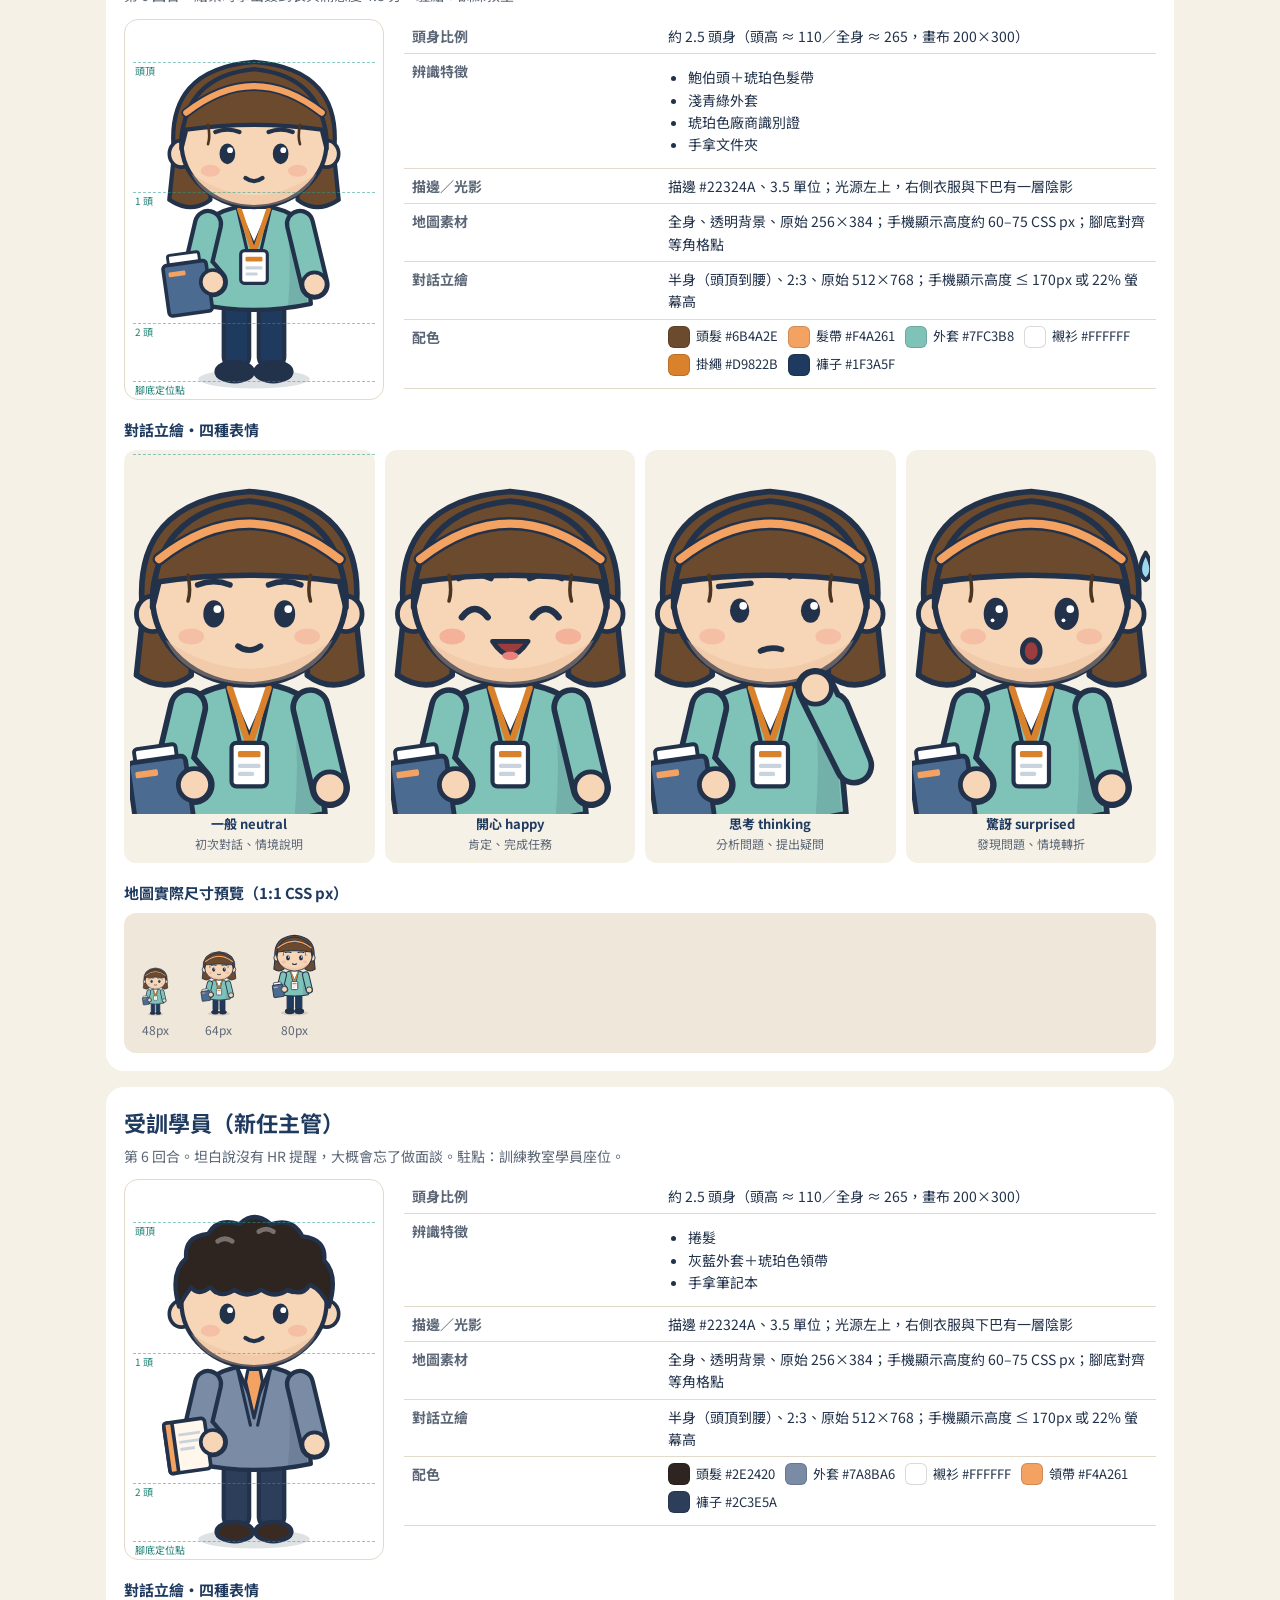
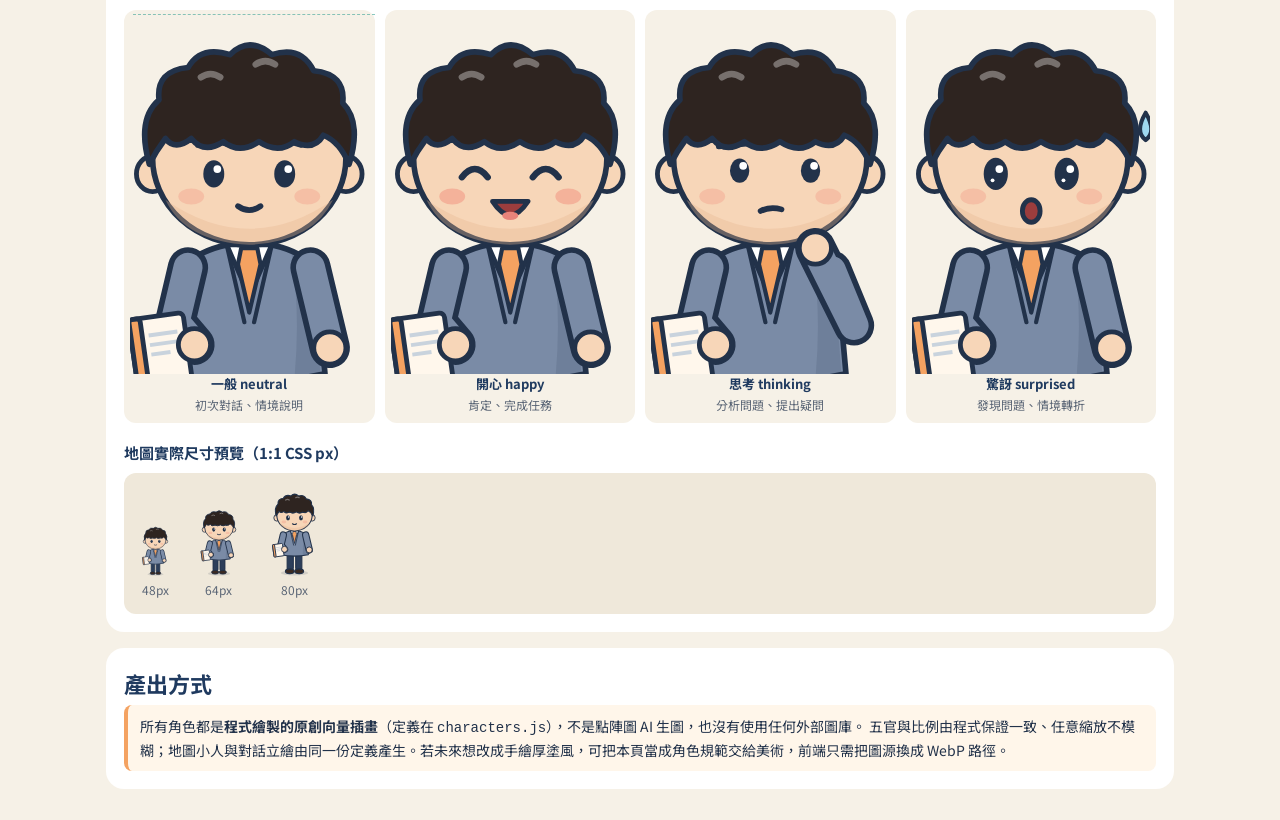
<file: docs/redesign/design-sheet.html>
<!doctype html>
<html lang="zh-Hant-TW">
<head>
  <meta charset="utf-8">
  <meta name="viewport" content="width=device-width, initial-scale=1">
  <title>角色設計定稿表</title>
  <link rel="preconnect" href="https://fonts.googleapis.com">
  <link rel="preconnect" href="https://fonts.gstatic.com" crossorigin>
  <link href="https://fonts.googleapis.com/css2?family=Noto+Sans+TC:wght@400;700;900&display=swap" rel="stylesheet">
  <style>
    :root { --navy:#1F3A5F; --teal:#2A9D8F; --amber:#F4A261; --cream:#F6F1E7; --ink:#22324A; --muted:#5B6676; --line:#E2DACB; }
    * { box-sizing: border-box; }
    body { margin: 0; background: var(--cream); color: var(--ink); font-family: "Noto Sans TC", "Microsoft JhengHei", sans-serif; line-height: 1.6; }
    header { background: var(--navy); color: #fff; padding: 24px 16px; }
    header .k { color: var(--amber); font-weight: 700; font-size: 13px; letter-spacing: .08em; }
    header h1 { margin: 4px 0 6px; font-size: clamp(22px, 4vw, 34px); font-weight: 900; }
    header p { margin: 0; opacity: .85; font-size: 14px; max-width: 760px; }
    main { max-width: 1100px; margin: 0 auto; padding: 16px; }
    section { background: #fff; border-radius: 18px; padding: 18px; margin: 16px 0; }
    h2 { margin: 0 0 4px; font-size: 22px; color: var(--navy); }
    h3 { margin: 18px 0 8px; font-size: 15px; color: var(--navy); }
    .sub { color: var(--muted); margin: 0 0 12px; font-size: 14px; }
    .hero { display: grid; grid-template-columns: minmax(180px, 260px) 1fr; gap: 20px; align-items: start; }
    @media (max-width: 640px) { .hero { grid-template-columns: 1fr; } }
    .turn { position: relative; background: linear-gradient(#fff 0 0) padding-box; border: 1px solid var(--line); border-radius: 14px; padding: 8px; }
    .turn svg { display: block; width: 100%; height: auto; }
    .guides { position: absolute; inset: 8px; pointer-events: none; }
    .guides div { position: absolute; left: 0; right: 0; border-top: 1px dashed rgba(42,157,143,.55); font-size: 10px; color: #1D7F73; padding-left: 2px; }
    table { width: 100%; border-collapse: collapse; font-size: 14px; }
    th, td { text-align: left; padding: 6px 8px; border-bottom: 1px solid var(--line); vertical-align: top; }
    th { width: 34%; color: var(--muted); font-weight: 700; }
    .sw { display: inline-flex; align-items: center; gap: 6px; margin: 0 10px 6px 0; font-size: 13px; }
    .sw i { width: 22px; height: 22px; border-radius: 6px; border: 1px solid rgba(0,0,0,.15); display: inline-block; }
    .exprs { display: grid; grid-template-columns: repeat(4, 1fr); gap: 10px; }
    @media (max-width: 560px) { .exprs { grid-template-columns: repeat(2, 1fr); } }
    .expr { background: var(--cream); border-radius: 12px; padding: 6px 6px 8px; text-align: center; font-size: 13px; }
    .expr svg { width: 100%; height: auto; display: block; }
    .expr b { display: block; color: var(--navy); }
    .expr span { color: var(--muted); font-size: 12px; }
    .mapsizes { display: flex; gap: 22px; align-items: flex-end; flex-wrap: wrap; background: #EFE8DA; border-radius: 12px; padding: 14px; }
    .mapsizes figure { margin: 0; text-align: center; font-size: 12px; color: var(--muted); }
    .mapsizes img { display: block; margin: 0 auto 4px; }
    .note { background: #FFF6EA; border-left: 4px solid var(--amber); padding: 10px 12px; border-radius: 8px; font-size: 14px; }
    .pair { display: flex; gap: 12px; align-items: flex-end; flex-wrap: wrap; }
    .pair .turn { width: 200px; }
    ul { margin: 6px 0; padding-left: 20px; }
  </style>
</head>
<body>
<header>
  <div class="k">LTEM Game · Character Redesign POC</div>
  <h1>角色設計定稿表 Character Design Sheet v2</h1>
  <p>主角＋6 位 NPC。所有角色共用同一套骨架：2.5 頭身、深藍描邊、左上光源、相同五官比例。地圖小人與對話立繪由同一份定義產生。</p>
</header>
<main id="root"></main>

<script src="../../characters.js"></script>
<script>
(function () {
  const C = window.CHAR;
  const root = document.getElementById('root');
  const EXPR_LABEL = { neutral: ['一般', '初次對話、情境說明'], happy: ['開心', '肯定、完成任務'], thinking: ['思考', '分析問題、提出疑問'], surprised: ['驚訝', '發現問題、情境轉折'] };
  const ORDER = ['player', 'hrDirector', 'demandManager', 'trainingManager', 'externalTrainer', 'vendorContact', 'trainee'];
  const SW_LABEL = { hair: '頭髮', headband: '髮帶', jacket: '外套', sleeve: '袖子', shirt: '襯衫', tie: '領帶', pocket: '口袋巾', lanyard: '掛繩', pants: '褲子' };
  const palette = (c) => Object.keys(SW_LABEL).filter((k) => c[k]).map((k) => [SW_LABEL[k], c[k]]);

  function card(id) {
    const c = C.CHARACTERS[id];
    const s = document.createElement('section');
    const full = C.svg(id, { view: 'full', expr: 'neutral' });
    s.innerHTML = `
      <h2>${c.name}</h2>
      <p class="sub">${c.desc}</p>
      <div class="hero">
        <div>
          <div class="turn">${full}
            <div class="guides">${[0, 1, 2, 3].map((i) => `<div style="top:${(28 + i * 108) / 300 * 100}%">${i === 0 ? '頭頂' : i === 1 ? '1 頭' : i === 2 ? '2 頭' : ''}</div>`).join('')}<div style="top:${292 / 300 * 100}%">腳底定位點</div></div>
          </div>
        </div>
        <div>
          <table>
            <tr><th>頭身比例</th><td>約 2.5 頭身（頭高 ≈ 110／全身 ≈ 265，畫布 200×300）</td></tr>
            <tr><th>辨識特徵</th><td><ul>${c.traits.map((t) => `<li>${t}</li>`).join('')}</ul></td></tr>
            <tr><th>描邊／光影</th><td>描邊 ${C.STYLE.ink}、3.5 單位；光源左上，右側衣服與下巴有一層陰影</td></tr>
            <tr><th>地圖素材</th><td>全身、透明背景、原始 256×384；手機顯示高度約 60–75 CSS px；腳底對齊等角格點</td></tr>
            <tr><th>對話立繪</th><td>半身（頭頂到腰）、2:3、原始 512×768；手機顯示高度 ≤ 170px 或 22% 螢幕高</td></tr>
            <tr><th>配色</th><td>${palette(c).map(([n, h]) => `<span class="sw"><i style="background:${h}"></i>${n} ${h}</span>`).join('')}</td></tr>
          </table>
        </div>
      </div>
      <h3>對話立繪・四種表情</h3>
      <div class="exprs">${C.EXPRESSIONS.map((e) => `<div class="expr">${C.svg(id, { view: 'bust', expr: e })}<b>${EXPR_LABEL[e][0]} ${e}</b><span>${EXPR_LABEL[e][1]}</span></div>`).join('')}</div>
      <h3>地圖實際尺寸預覽（1:1 CSS px）</h3>
      <div class="mapsizes">${[48, 64, 80].map((h) => `<figure><img src="${C.dataUrl(id, { view: 'full' })}" height="${Math.round(h * 300 / 270)}" alt=""><figcaption>${h}px</figcaption></figure>`).join('')}</div>`;
    return s;
  }

  // 全員並排：確認畫風一致、彼此容易區分
  const lineup = document.createElement('section');
  lineup.innerHTML = `<h2>全員並排</h2><p class="sub">1 位主角＋6 位 NPC，共用同一套骨架；每位至少有兩項不靠顏色也能辨識的特徵（髮型、配件、手持物）。</p>
    <div class="pair">${ORDER.map((id) => `<figure style="margin:0;text-align:center;width:118px"><div class="turn" style="width:100%">${C.svg(id, { view: 'full' })}</div><figcaption style="font-size:12px;font-weight:700;color:var(--navy);margin-top:4px">${C.CHARACTERS[id].name}</figcaption></figure>`).join('')}</div>`;

  const notes = document.createElement('section');
  notes.innerHTML = `<h2>產出方式</h2>
    <div class="note">所有角色都是<b>程式繪製的原創向量插畫</b>（定義在 <code>characters.js</code>），不是點陣圖 AI 生圖，也沒有使用任何外部圖庫。
    五官與比例由程式保證一致、任意縮放不模糊；地圖小人與對話立繪由同一份定義產生。若未來想改成手繪厚塗風，可把本頁當成角色規範交給美術，前端只需把圖源換成 WebP 路徑。</div>`;

  root.append(lineup, ...ORDER.map(card), notes);
})();
</script>
</body>
</html>
</file>
<file: style.css>
:root {
  --navy: #1F3A5F;
  --teal: #2A9D8F;
  --amber: #F4A261;
  --cream: #F6F1E7;
  --ink: #1B2B40;
  --muted: #5B6676;
  --line: #E2DACB;
  --good: #2A9D8F;
  --mid: #D98A3D;
  --bad: #C2553F;
  --font: "Noto Sans TC", "PingFang TC", "Microsoft JhengHei", system-ui, sans-serif;
}

* { box-sizing: border-box; -webkit-tap-highlight-color: transparent; }
html, body { margin: 0; height: 100%; }
body {
  background: var(--navy);
  color: var(--ink);
  font-family: var(--font);
  font-size: 16px;
  line-height: 1.6;
  -webkit-text-size-adjust: 100%;
  overscroll-behavior: none;
}
button, input { font: inherit; }
[hidden] { display: none !important; }

#app {
  position: relative;
  max-width: 480px;
  margin: 0 auto;
  height: 100vh;
  height: 100dvh;
  display: flex;
  flex-direction: column;
  background: var(--cream);
  overflow: hidden;
}
@media (min-width: 560px) {
  #app { box-shadow: 0 0 40px rgba(0,0,0,.35); }
}

/* ---------- HUD ---------- */
#hud {
  flex: none;
  background: var(--navy);
  color: #fff;
  padding: calc(8px + env(safe-area-inset-top)) 12px 10px;
}
.hud-top { display: flex; align-items: center; gap: 8px; }
.brand { font-weight: 900; letter-spacing: .06em; font-size: 17px; }
.round-info { flex: 1; text-align: center; font-size: 13px; opacity: .8; }
.score { font-size: 14px; white-space: nowrap; }
.score b { font-size: 22px; color: var(--amber); margin-left: 4px; }
.score span { opacity: .7; font-size: 13px; }

#progress {
  list-style: none; margin: 8px 0 0; padding: 0;
  display: grid; grid-template-columns: repeat(5, 1fr); gap: 4px;
}
#progress li {
  text-align: center; font-size: 12px; line-height: 1.2;
  padding: 6px 2px; border-radius: 8px;
  background: rgba(255,255,255,.1); color: rgba(255,255,255,.6);
}
#progress li b { display: block; font-size: 14px; }
#progress li.active { background: var(--amber); color: var(--navy); font-weight: 700; }
#progress li.done { background: var(--teal); color: #fff; }

/* ---------- 地圖 ---------- */
#stage { position: relative; flex: 1; min-height: 0; }
#map { position: absolute; inset: 0; width: 100%; height: 100%; display: block; touch-action: manipulation; cursor: pointer; }
#mapCta {
  position: absolute; left: 12px; right: 12px;
  bottom: calc(12px + env(safe-area-inset-bottom));
  text-align: center;
}
#hint {
  margin: 0 auto 8px; display: inline-block;
  background: rgba(31,58,95,.85); color: #fff; font-size: 14px;
  padding: 4px 12px; border-radius: 999px;
}

/* ---------- 按鈕 ---------- */
.btn {
  min-height: 48px; padding: 10px 18px; border-radius: 14px; border: 0;
  font-size: 17px; font-weight: 700; cursor: pointer;
}
.btn.block { display: block; width: 100%; }
.btn.primary { background: var(--amber); color: var(--navy); box-shadow: 0 3px 0 #C97F3F; }
.btn.primary:active { transform: translateY(2px); box-shadow: 0 1px 0 #C97F3F; }
.btn.ghost { background: transparent; color: var(--navy); border: 2px solid var(--line); margin-top: 10px; }
#goBtn { width: 100%; }
.btn:focus-visible, .opt:focus-visible { outline: 3px solid var(--teal); outline-offset: 2px; }

/* ---------- 對話框 ---------- */
.sheet {
  position: absolute; left: 0; right: 0; bottom: 0;
  max-height: 82%;
  background: #fff;
  border-radius: 20px 20px 0 0;
  box-shadow: 0 -8px 30px rgba(31,58,95,.25);
  display: flex; flex-direction: column;
  animation: up .25s ease-out;
  z-index: 5;
}
@keyframes up { from { transform: translateY(30px); opacity: 0; } to { transform: none; opacity: 1; } }
.sheet-inner {
  overflow-y: auto; -webkit-overflow-scrolling: touch;
  padding: 14px 16px calc(16px + env(safe-area-inset-bottom));
}
.station-tag {
  display: inline-block; font-size: 13px; font-weight: 700;
  background: var(--cream); color: var(--navy);
  padding: 2px 10px; border-radius: 999px;
}
.tag-row { display: flex; flex-wrap: wrap; gap: 6px; align-items: center; margin-bottom: 8px; }
.qtype { font-size: 13px; font-weight: 900; padding: 2px 10px; border-radius: 999px; color: #fff; }
.qtype.warm { background: var(--teal); }
.qtype.dilemma { background: var(--navy); }
.speaker { display: flex; gap: 10px; align-items: flex-start; }
.portrait { flex: none; position: relative; }
.avatar {
  flex: none; width: 40px; height: 40px; border-radius: 10px;
  background: var(--navy); position: relative; margin-top: 2px;
}
/* 有角色立繪時：左側半身像＋右側對話泡泡 */
.speaker.has-img { align-items: flex-end; }
.portrait.has-img {
  --ph: min(168px, 22vh);
  height: var(--ph); width: calc(var(--ph) * 2 / 3);
  margin: -4px 0 0 -6px;
  background: radial-gradient(ellipse 70% 60% at 50% 62%, #E8F4F1 0 62%, transparent 63%);
}
@supports (height: 1dvh) { .portrait.has-img { --ph: min(168px, 22dvh); } }
.portrait img {
  display: block; width: 100%; height: 100%;
  animation: breathe 3.2s ease-in-out infinite;
  transform-origin: 50% 100%;
}
.portrait img.enter { animation: enter .22s ease-out, breathe 3.2s ease-in-out .22s infinite; }
.portrait img.swap { animation: swap .2s ease-out, breathe 3.2s ease-in-out .2s infinite; }
@keyframes enter { from { opacity: 0; transform: translateY(14px); } to { opacity: 1; transform: none; } }
@keyframes swap { from { opacity: .35; transform: scale(.97); } to { opacity: 1; transform: none; } }
@keyframes breathe { 0%, 100% { transform: none; } 50% { transform: translateY(-1.5px) scale(1.006); } }
.speaker.has-img .bubble {
  flex: 1; min-width: 0; position: relative;
  background: var(--cream); border: 2px solid var(--line); border-radius: 14px;
  padding: 8px 12px; margin-bottom: 10px;
}
.speaker.has-img .bubble::before {
  content: ""; position: absolute; left: -9px; bottom: 16px; width: 14px; height: 14px;
  background: var(--cream); border-left: 2px solid var(--line); border-bottom: 2px solid var(--line);
  transform: rotate(45deg);
}
.fb-face { width: 40px; height: 40px; object-fit: cover; object-position: 50% 18%; border-radius: 50%; background: #fff; flex: none; }
.avatar::before {
  content: ""; position: absolute; left: 11px; top: 6px; width: 18px; height: 16px;
  border-radius: 4px; background: #FBE3CB;
}
.role { font-weight: 900; color: var(--navy); font-size: 15px; }
.line { font-size: 17px; font-weight: 500; line-height: 1.55; white-space: pre-line; }

.options { display: grid; gap: 10px; margin-top: 14px; }
.opt {
  display: flex; gap: 10px; align-items: flex-start; text-align: left;
  min-height: 52px; width: 100%;
  padding: 12px 14px; border-radius: 14px;
  border: 2px solid var(--line); background: var(--cream); color: var(--ink);
  font-size: 16px; line-height: 1.5; cursor: pointer;
}
.opt .k {
  flex: none; width: 26px; height: 26px; border-radius: 8px;
  display: grid; place-items: center; font-weight: 900; font-size: 14px;
  background: var(--navy); color: #fff;
}
.opt:not(:disabled):active { border-color: var(--amber); }
.opt:disabled { cursor: default; opacity: .55; }
.opt.picked { opacity: 1; border-color: var(--navy); background: #fff; }
.opt .pts { margin-left: auto; flex: none; font-weight: 900; font-size: 14px; }

.feedback { margin-top: 14px; }
.fb-head {
  display: flex; align-items: center; gap: 10px;
  font-weight: 900; font-size: 18px; padding: 10px 12px; border-radius: 12px; color: #fff;
}
.fb-head.s10 { background: var(--good); }
.fb-head.s6 { background: var(--mid); }
.fb-head.s3 { background: var(--bad); }
.fb-why { margin: 10px 0; }
.fb-all { margin: 8px 0 14px; border: 1px solid var(--line); border-radius: 12px; padding: 0 12px; }
.fb-all summary { min-height: 44px; display: flex; align-items: center; font-weight: 700; color: var(--navy); cursor: pointer; }
.fb-item { border-top: 1px dashed var(--line); padding: 10px 0; font-size: 15px; }
.fb-item .t { font-weight: 700; }
.tag { display: inline-block; font-size: 12px; font-weight: 900; padding: 0 8px; border-radius: 999px; color: #fff; margin-right: 6px; vertical-align: 1px; }
.tag.s10 { background: var(--good); } .tag.s6 { background: var(--mid); } .tag.s3 { background: var(--bad); }

/* ---------- 疊層 ---------- */
.overlay {
  position: absolute; inset: 0; z-index: 10;
  background: rgba(31,58,95,.94);
  overflow-y: auto; -webkit-overflow-scrolling: touch;
  padding: calc(20px + env(safe-area-inset-top)) 16px calc(20px + env(safe-area-inset-bottom));
}
.card { background: #fff; border-radius: 20px; padding: 22px 18px; }
.kicker { font-size: 13px; color: var(--teal); font-weight: 700; letter-spacing: .05em; }
.card h1 { font-size: 24px; line-height: 1.35; margin: 6px 0 8px; color: var(--navy); font-weight: 900; }
.lead { margin: 0 0 12px; color: var(--muted); }
.howto { margin: 0 0 16px; padding-left: 20px; font-size: 15px; }
label { display: block; font-weight: 700; margin-bottom: 6px; }
input#nick {
  width: 100%; min-height: 50px; font-size: 18px; padding: 10px 14px;
  border: 2px solid var(--line); border-radius: 12px; background: var(--cream);
}
input#nick:focus { outline: none; border-color: var(--teal); }
.privacy { font-size: 13px; color: var(--muted); margin: 6px 0 14px; }
.note { font-size: 12px; color: var(--muted); margin: 14px 0 0; }

.end-card { text-align: center; }
.final-score { margin-top: 6px; color: var(--navy); }
.final-score b { font-size: 64px; font-weight: 900; line-height: 1; color: var(--amber); }
.final-score span { font-size: 18px; font-weight: 700; margin-left: 4px; }
/* 滿分得卡 */
.reward { font-size: 14px; border-radius: 12px; padding: 10px 12px; margin: 0 0 14px; background: var(--cream); color: var(--muted); text-align: left; }
.reward b { color: var(--navy); }
.reward.perfect { background: #FFF4D6; border: 3px solid var(--amber); color: var(--ink, #1B2B40); }
.rw-title { font-size: 18px; font-weight: 900; color: var(--navy); text-align: center; margin-bottom: 8px; }
.rw-meta { display: grid; grid-template-columns: auto 1fr; gap: 2px 12px; margin: 0 0 8px; font-size: 15px; }
.rw-meta dt { color: var(--muted); }
.rw-meta dd { margin: 0; font-weight: 700; word-break: break-all; }
.rw-meta dd.big { font-size: 26px; font-weight: 900; color: var(--navy); line-height: 1.2; font-variant-numeric: tabular-nums; }
.rw-meta .live { display: inline-block; width: 8px; height: 8px; border-radius: 50%; background: #C2553F; vertical-align: 2px; animation: blink 1s steps(2, start) infinite; }
@keyframes blink { to { visibility: hidden; } }
.rw-rule { margin: 0; font-size: 13px; color: var(--muted); }
.reward-li { font-weight: 700; color: var(--navy); }
.round-scores { list-style: none; margin: 0 0 12px; padding: 0; display: grid; grid-template-columns: repeat(5, 1fr); gap: 6px; }
.round-scores li { background: #fff; border-radius: 8px; text-align: center; padding: 4px 0; border-top: 4px solid var(--line); }
.round-scores li span { display: block; font-size: 11px; color: var(--muted); }
.round-scores li b { font-size: 17px; }
.round-scores li.s10 { border-color: var(--good); } .round-scores li.s6 { border-color: var(--mid); } .round-scores li.s3 { border-color: var(--bad); }
.mini-card { text-align: left; background: var(--cream); border-radius: 14px; padding: 14px; margin-bottom: 16px; }
.mini-card h2 { font-size: 15px; margin: 0 0 6px; color: var(--navy); }
.mini-card #weakStation { margin: 0 0 8px; font-weight: 700; font-size: 18px; color: var(--bad); }
.review { background: #fff; border-radius: 10px; padding: 10px 12px; margin-top: 8px; font-size: 14px; }
.review .r { font-weight: 900; color: var(--navy); }
.refs { text-align: left; font-size: 12px; color: var(--muted); margin-top: 14px; }
.refs summary { min-height: 44px; display: flex; align-items: center; justify-content: center; cursor: pointer; }
.refs p { margin: 0 0 8px; word-break: break-word; }

.credit { margin: 6px 0 0; text-align: center; font-size: 12px; color: var(--muted); letter-spacing: .04em; }

/* ---------- 所有題目＆答案 ---------- */
.all-answers { text-align: left; margin-top: 12px; }
.as-round { background: var(--cream); border-radius: 14px; padding: 12px; margin-bottom: 12px; }
.as-round h3 { margin: 0 0 4px; font-size: 15px; color: var(--navy); }
.as-line { margin: 0 0 8px; font-weight: 700; font-size: 15px; }
.as-opts { list-style: none; margin: 0; padding: 0; }
.as-opt { background: #fff; border: 1px solid var(--line); border-radius: 10px; padding: 8px 10px; margin-top: 8px; font-size: 14px; }
.as-opt.picked { border: 2px solid var(--navy); }
.as-head { display: flex; gap: 8px; align-items: center; margin-bottom: 2px; }
.as-head .mine { font-size: 12px; font-weight: 900; color: var(--navy); }
.as-text { font-weight: 700; }
.as-fb { color: var(--muted); }

/* ---------- toast ---------- */
#toast {
  position: absolute; left: 50%; top: 110px; transform: translateX(-50%) translateY(-10px);
  background: var(--navy); color: #fff; padding: 8px 16px; border-radius: 999px;
  font-size: 15px; font-weight: 700; opacity: 0; pointer-events: none;
  transition: opacity .2s, transform .2s; z-index: 20; max-width: 90%; text-align: center;
}
#toast.show { opacity: 1; transform: translateX(-50%) translateY(0); }

@media (prefers-reduced-motion: reduce) {
  .rw-meta .live { animation: none; }
  .sheet, .portrait img, .portrait img.enter, .portrait img.swap { animation: none; }
}
</file>
